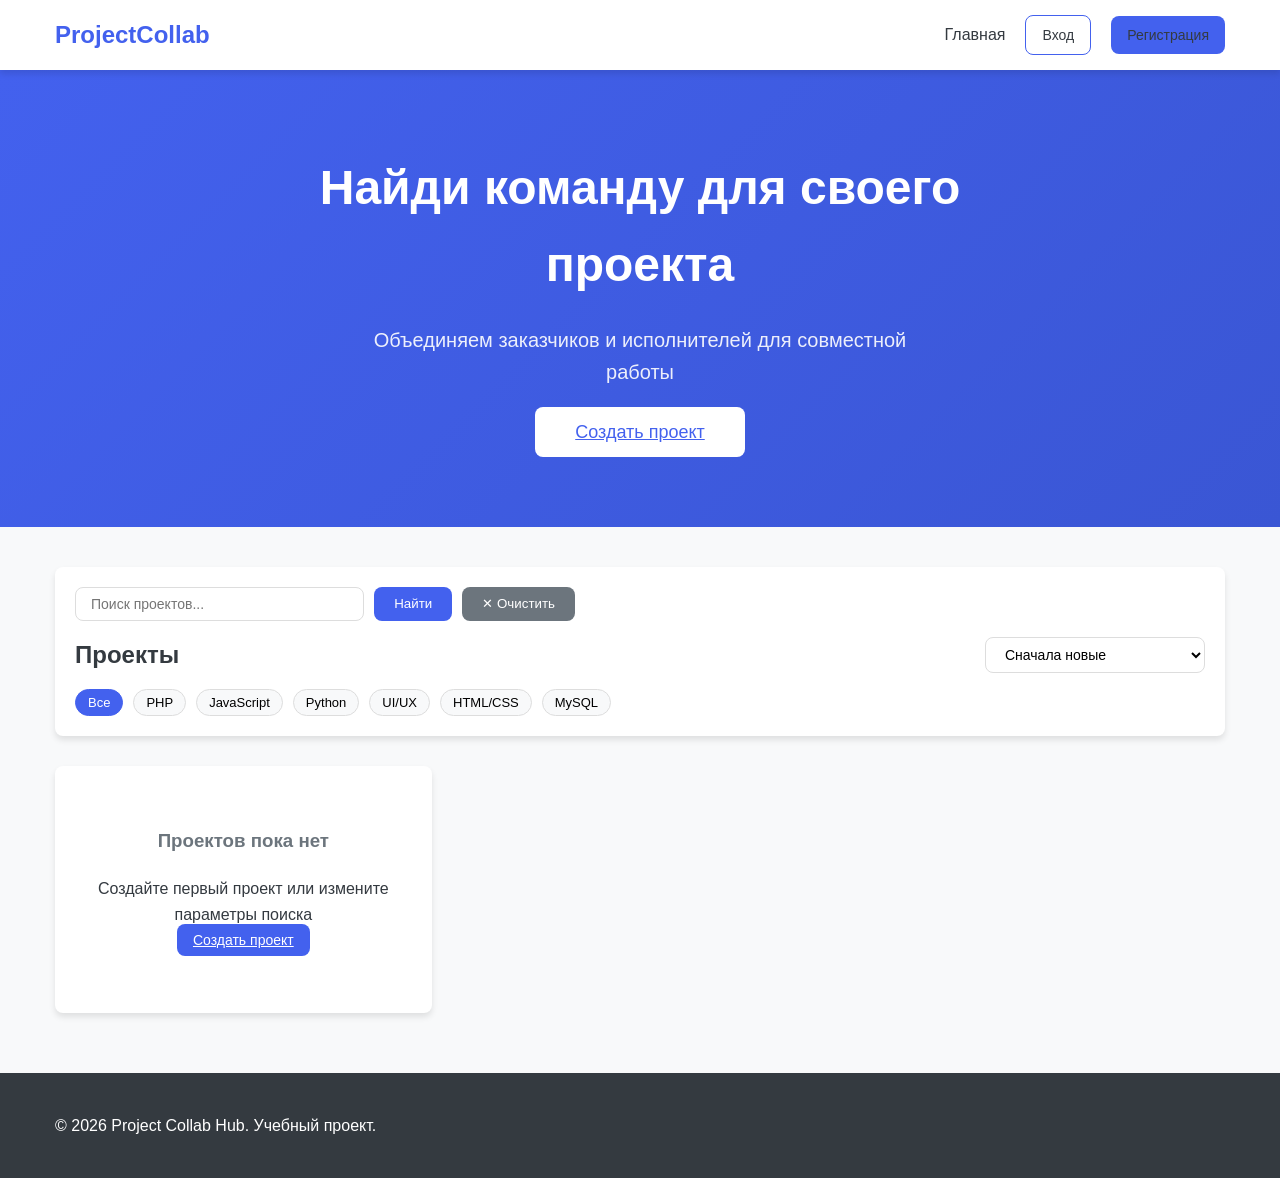
<file: index.html>
<!DOCTYPE html>
<html lang="ru">
<head>
    <meta charset="UTF-8">
    <meta name="viewport" content="width=device-width, initial-scale=1.0">
    <meta name="description" content="Project Collab Hub - платформа для поиска команды и совместной работы над проектами">
    <meta http-equiv="Content-Security-Policy" content="upgrade-insecure-requests">
    <title>Project Collab Hub - Главная</title>
    <link rel="stylesheet" href="css/style.css">
    <style>
        .hero {
            background: linear-gradient(135deg, var(--primary) 0%, var(--primary-dark) 100%);
            color: white;
            padding: 80px 0;
            margin-bottom: 40px;
            text-align: center;
        }

        .hero h1 {
            font-size: 48px;
            margin-bottom: 20px;
            max-width: 800px;
            margin-left: auto;
            margin-right: auto;
        }

        .hero p {
            font-size: 20px;
            margin-bottom: 30px;
            opacity: 0.9;
            max-width: 600px;
            margin-left: auto;
            margin-right: auto;
        }

        .hero .btn {
            font-size: 18px;
            padding: 15px 40px;
            background: white;
            color: var(--primary);
            border: none;
        }

        .hero .btn:hover {
            background: rgba(255, 255, 255, 0.9);
            transform: translateY(-2px);
        }

        @media (max-width: 768px) {
            .hero {
                padding: 60px 0;
            }
            .hero h1 {
                font-size: 32px;
            }
            .hero p {
                font-size: 18px;
            }
        }

        .loading {
            text-align: center;
            padding: 40px;
            color: var(--secondary);
        }

        .projects-header {
            display: flex;
            justify-content: space-between;
            align-items: center;
            margin-bottom: 20px;
            flex-wrap: wrap;
            gap: 15px;
        }

        .filter-select {
            padding: 8px 15px;
            border: 1px solid #ddd;
            border-radius: var(--border-radius);
            font-size: 14px;
            background: white;
            cursor: pointer;
        }

        .filter-select:focus {
            outline: none;
            border-color: var(--primary);
        }

        .search-box {
            display: flex;
            gap: 10px;
            flex: 1;
            max-width: 500px;
        }

        .search-box input {
            flex: 1;
            padding: 8px 15px;
            border: 1px solid #ddd;
            border-radius: var(--border-radius);
            font-size: 14px;
        }

        .search-box input:focus {
            outline: none;
            border-color: var(--primary);
        }

        .search-box button {
            padding: 8px 20px;
            background: var(--primary);
            color: white;
            border: none;
            border-radius: var(--border-radius);
            cursor: pointer;
        }

        .search-box button:hover {
            background: var(--primary-dark);
        }

        .search-box .clear-btn {
            background: var(--secondary);
        }

        .search-box .clear-btn:hover {
            background: #5a6268;
        }

        .filters-row {
            display: flex;
            gap: 15px;
            align-items: center;
            flex-wrap: wrap;
            margin-bottom: 30px;
            padding: 20px;
            background: white;
            border-radius: var(--border-radius);
            box-shadow: var(--shadow);
        }

        .skill-filters {
            display: flex;
            gap: 10px;
            flex-wrap: wrap;
        }

        .skill-filter-btn {
            padding: 5px 12px;
            background: var(--light);
            border: 1px solid #ddd;
            border-radius: 20px;
            font-size: 13px;
            cursor: pointer;
            transition: all 0.3s;
        }

        .skill-filter-btn:hover {
            background: var(--primary);
            color: white;
            border-color: var(--primary);
        }

        .skill-filter-btn.active {
            background: var(--primary);
            color: white;
            border-color: var(--primary);
        }

        .project-actions {
            display: flex;
            gap: 10px;
            margin-top: 15px;
            flex-wrap: wrap;
        }

        .btn-small {
            padding: 5px 10px;
            font-size: 12px;
        }

        .btn-success {
            background: var(--success);
            color: white;
        }

        .btn-success:hover {
            background: #218838;
        }

        .btn-danger {
            background: var(--danger);
            color: white;
        }

        .btn-danger:hover {
            background: #c82333;
        }

        .empty-state {
            text-align: center;
            padding: 60px 20px;
            background: white;
            border-radius: var(--border-radius);
            box-shadow: var(--shadow);
        }

        .empty-state h3 {
            color: var(--secondary);
            margin-bottom: 20px;
        }

        .project-status-badge {
            display: inline-block;
            padding: 3px 8px;
            border-radius: 4px;
            font-size: 11px;
            font-weight: bold;
            margin-left: 10px;
        }

        .status-open {
            background: #e8f5e9;
            color: #2e7d32;
        }

        .status-progress {
            background: #fff3e0;
            color: #ef6c00;
        }

        .status-done {
            background: #e3f2fd;
            color: #1565c0;
        }

        .project-header {
            display: flex;
            align-items: center;
            justify-content: space-between;
            margin-bottom: 10px;
        }

        /* Модальное окно */
        .modal {
            display: none;
            position: fixed;
            top: 0;
            left: 0;
            width: 100%;
            height: 100%;
            background: rgba(0,0,0,0.5);
            align-items: center;
            justify-content: center;
            z-index: 1000;
        }
        
        .modal.active {
            display: flex;
        }
        
        .modal-content {
            background: white;
            padding: 30px;
            border-radius: var(--border-radius);
            max-width: 500px;
            width: 90%;
            max-height: 80vh;
            overflow-y: auto;
            position: relative;
        }
        
        .modal-close {
            position: absolute;
            top: 15px;
            right: 20px;
            font-size: 28px;
            cursor: pointer;
            color: #666;
        }
        
        .modal-close:hover {
            color: var(--danger);
        }

        .success-message {
            background: #d4edda;
            color: #155724;
            padding: 15px;
            border-radius: var(--border-radius);
            margin: 20px 0;
            text-align: center;
        }

        .error-message {
            background: #f8d7da;
            color: #721c24;
            padding: 15px;
            border-radius: var(--border-radius);
            margin: 20px 0;
            text-align: center;
        }
    </style>
</head>
<body>
    <header class="header">
        <div class="container">
            <a href="index.html" class="logo">ProjectCollab</a>
            <nav class="nav">
                <a href="index.html">Главная</a>
                <a href="#" id="profile-link" style="display: none;">Профиль</a>
                <a href="login.html" id="login-link" class="btn btn-outline">Вход</a>
                <a href="login.html?tab=register" id="register-link" class="btn btn-primary">Регистрация</a>
                <a href="#" id="logout-link" style="display: none;" class="btn btn-outline">Выход</a>
            </nav>
        </div>
    </header>

    <main>
        <section class="hero">
            <div class="container">
                <h1>Найди команду для своего проекта</h1>
                <p>Объединяем заказчиков и исполнителей для совместной работы</p>
                <a href="create-project.html" class="btn btn-primary">Создать проект</a>
            </div>
        </section>

        <section class="container">
            <div class="filters-row">
                <div class="search-box">
                    <input type="text" id="search-input" placeholder="Поиск проектов..." value="">
                    <button onclick="applyFilters()">Найти</button>
                    <button class="clear-btn" onclick="clearSearch()">✕ Очистить</button>
                </div>
                
                <div class="projects-header" style="margin-bottom: 0; width: 100%;">
                    <h2>Проекты</h2>
                    <div style="display: flex; gap: 10px;">
                        <select id="sort-projects" class="filter-select" onchange="applyFilters()">
                            <option value="newest">Сначала новые</option>
                            <option value="budget_asc">Бюджет (по возрастанию)</option>
                            <option value="budget_desc">Бюджет (по убыванию)</option>
                        </select>
                    </div>
                </div>
                
                <div class="skill-filters" id="skill-filters">
                    <button class="skill-filter-btn active" onclick="filterBySkill('')">Все</button>
                    <button class="skill-filter-btn" onclick="filterBySkill('PHP')">PHP</button>
                    <button class="skill-filter-btn" onclick="filterBySkill('JavaScript')">JavaScript</button>
                    <button class="skill-filter-btn" onclick="filterBySkill('Python')">Python</button>
                    <button class="skill-filter-btn" onclick="filterBySkill('UI/UX')">UI/UX</button>
                    <button class="skill-filter-btn" onclick="filterBySkill('HTML/CSS')">HTML/CSS</button>
                    <button class="skill-filter-btn" onclick="filterBySkill('MySQL')">MySQL</button>
                </div>
            </div>

            <div class="projects-grid" id="projects-list">
                <div class="loading">Загрузка проектов...</div>
            </div>
        </section>
    </main>

    <footer class="footer">
        <div class="container">
            <p>&copy; 2026 Project Collab Hub. Учебный проект.</p>
        </div>
    </footer>

    <!-- Модальное окно для отклика -->
    <div id="bid-modal" class="modal">
        <div class="modal-content">
            <span class="modal-close" onclick="closeBidModal()">&times;</span>
            <h2 id="modal-project-title">Откликнуться на проект</h2>
            
            <form id="bid-form">
                <input type="hidden" id="bid-project-id">
                
                <div class="form-group">
                    <label>Ваше предложение (бюджет) ₽</label>
                    <input type="number" id="bid-budget" class="form-control" placeholder="Сколько хотите получить?">
                </div>
                
                <div class="form-group">
                    <label>Сопроводительное письмо</label>
                    <textarea id="bid-letter" class="form-control" rows="4" placeholder="Почему вы подходите для этого проекта?"></textarea>
                </div>
                
                <button type="submit" class="btn btn-primary" style="width: 100%;">Отправить отклик</button>
            </form>
        </div>
    </div>

    <script src="js/api.js"></script>
    <script>
        let currentUser = null;
        let currentSkill = '';
        let currentSearch = '';
        let currentSort = 'newest';

        // Проверка авторизации
        function checkAuth() {
            const token = localStorage.getItem('token');
            const user = JSON.parse(localStorage.getItem('user') || '{}');
            currentUser = user;
            
            if(token) {
                document.getElementById('login-link').style.display = 'none';
                document.getElementById('register-link').style.display = 'none';
                document.getElementById('profile-link').style.display = 'inline';
                document.getElementById('logout-link').style.display = 'inline';
                
                const profileLink = document.getElementById('profile-link');
                profileLink.innerHTML = user.full_name || 'Профиль';
                profileLink.href = 'profile.html';
            } else {
                document.getElementById('login-link').style.display = 'inline';
                document.getElementById('register-link').style.display = 'inline';
                document.getElementById('profile-link').style.display = 'none';
                document.getElementById('logout-link').style.display = 'none';
            }
        }

        // Выход
        document.getElementById('logout-link').addEventListener('click', (e) => {
            e.preventDefault();
            localStorage.removeItem('token');
            localStorage.removeItem('user');
            window.location.reload();
        });

        // Очистка поиска
        function clearSearch() {
            document.getElementById('search-input').value = '';
            currentSearch = '';
            document.getElementById('sort-projects').value = 'newest';
            currentSort = 'newest';
            
            document.querySelectorAll('.skill-filter-btn').forEach(btn => {
                btn.classList.remove('active');
            });
            document.querySelector('.skill-filter-btn:first-child').classList.add('active');
            currentSkill = '';
            
            loadProjects();
        }

        // Применить все фильтры
        function applyFilters() {
            currentSearch = document.getElementById('search-input').value;
            currentSort = document.getElementById('sort-projects').value;
            loadProjects();
        }

        // Фильтр по навыку
        function filterBySkill(skill) {
            currentSkill = skill;
            
            document.querySelectorAll('.skill-filter-btn').forEach(btn => {
                btn.classList.remove('active');
            });
            event.target.classList.add('active');
            
            loadProjects();
        }

        // Открыть модальное окно для отклика
        window.bidOnProject = (projectId, projectTitle) => {
            const token = localStorage.getItem('token');
            const user = JSON.parse(localStorage.getItem('user') || '{}');
            
            if(!token) {
                alert('Чтобы откликнуться, нужно войти в систему');
                window.location.href = 'login.html';
                return;
            }
            
            if(user.role_id != 2) {
                alert('Только исполнители могут откликаться на проекты');
                return;
            }
            
            document.getElementById('bid-project-id').value = projectId;
            document.getElementById('modal-project-title').textContent = `Отклик на проект: ${projectTitle}`;
            document.getElementById('bid-modal').classList.add('active');
        };

        // Закрыть модальное окно
        window.closeBidModal = () => {
            document.getElementById('bid-modal').classList.remove('active');
            document.getElementById('bid-form').reset();
        };

        // Отправка отклика
        document.getElementById('bid-form').addEventListener('submit', async (e) => {
            e.preventDefault();
            
            const projectId = document.getElementById('bid-project-id').value;
            const budget = document.getElementById('bid-budget').value;
            const letter = document.getElementById('bid-letter').value;
            
            const result = await api.bidOnProject(projectId, budget, letter);
            
            if(result.status === 'success') {
                alert('Отклик успешно отправлен!');
                closeBidModal();
            } else {
                alert('Ошибка: ' + (result.message || 'Не удалось отправить отклик'));
            }
        });

        // Закрытие модального окна по клику вне его
        window.onclick = (e) => {
            const modal = document.getElementById('bid-modal');
            if(e.target === modal) {
                closeBidModal();
            }
        };

        // Загрузка проектов
        async function loadProjects() {
            const projectsList = document.getElementById('projects-list');
            projectsList.innerHTML = '<div class="loading">Загрузка проектов...</div>';
            
            try {
                const result = await api.getProjects(1, 12, currentSkill, currentSearch, currentSort);
                
                if(result.status === 'success' && result.data.length > 0) {
                    projectsList.innerHTML = result.data.map(project => {
                        const isOwner = currentUser && project.client_id === currentUser.id;
                        const canBid = !isOwner && project.status_id == 2 && currentUser && currentUser.role_id == 2;
                        
                        // ПРИНУДИТЕЛЬНАЯ ОТЛАДКА
                        console.log('Проект ID:', project.id);
                        console.log('- isOwner:', isOwner, '(currentUser.id:', currentUser?.id, 'project.client_id:', project.client_id, ')');
                        console.log('- status_id:', project.status_id, '=== 2?', project.status_id === 2);
                        console.log('- role_id:', currentUser?.role_id, '=== 2?', currentUser?.role_id === 2);
                        console.log('- canBid ИТОГО:', canBid);
                        
                        return `
                        <div class="project-card" data-project-id="${project.id}">
                            <div class="project-header">
                                <h3 class="project-title">${project.title}</h3>
                                <span class="project-status-badge status-open">Открыт</span>
                            </div>
                            <p>${project.description.substring(0, 100)}${project.description.length > 100 ? '...' : ''}</p>
                            <p><strong>Бюджет:</strong> ${project.budget ? project.budget + ' ₽' : 'Не указан'}</p>
                            <p><strong>Заказчик:</strong> ${project.client_name}</p>
                            <p><strong>Дата:</strong> ${new Date(project.created_at).toLocaleDateString()}</p>
                            <div class="project-skills">
                                ${project.skills ? project.skills.split(',').map(skill => 
                                    `<span class="skill-tag">${skill}</span>`
                                ).join('') : ''}
                            </div>
                            <div class="project-actions">
                                <button class="btn btn-small btn-primary" onclick="viewProject(${project.id})">Подробнее</button>
                                ${canBid ? `
                                    <button class="btn btn-small btn-success" onclick="bidOnProject(${project.id}, '${project.title.replace(/'/g, "\\'")}')">📋 Откликнуться</button>
                                ` : `
                                    <!-- Кнопка скрыта: canBid = ${canBid} -->
                                `}
                                ${isOwner ? `
                                    <button class="btn btn-small btn-outline" onclick="editProject(${project.id})">✏️ Редактировать</button>
                                    <button class="btn btn-small btn-danger" onclick="deleteProject(${project.id})">🗑️ Удалить</button>
                                ` : ''}
                            </div>
                        </div>
                    `}).join('');
                }  else {
                    projectsList.innerHTML = `
                        <div class="empty-state">
                            <h3>Проектов пока нет</h3>
                            <p>Создайте первый проект или измените параметры поиска</p>
                            <a href="create-project.html" class="btn btn-primary">Создать проект</a>
                        </div>
                    `;
                }
            } catch(error) {
                console.error('Error loading projects:', error);
                projectsList.innerHTML = '<p style="text-align: center; color: var(--danger);">Ошибка загрузки проектов</p>';
            }
        }
        
        // Просмотр проекта
        window.viewProject = (id) => {
            window.location.href = `project.html?id=${id}`;
        };
        
        // Редактирование проекта
        window.editProject = (id) => {
            window.location.href = `edit-project.html?id=${id}`;
        };
        
        // Удаление проекта
        window.deleteProject = async (id) => {
            if(confirm('Вы уверены, что хотите удалить этот проект?')) {
                const result = await api.deleteProject(id);
                if(result.status === 'success') {
                    alert('Проект удален');
                    loadProjects();
                } else {
                    alert('Ошибка при удалении: ' + result.message);
                }
            }
        };
        
        // Поиск при нажатии Enter
        document.getElementById('search-input').addEventListener('keypress', (e) => {
            if(e.key === 'Enter') {
                applyFilters();
            }
        });
        
        // Инициализация
        checkAuth();
        loadProjects();
    </script>
</body>
</html>
</file>
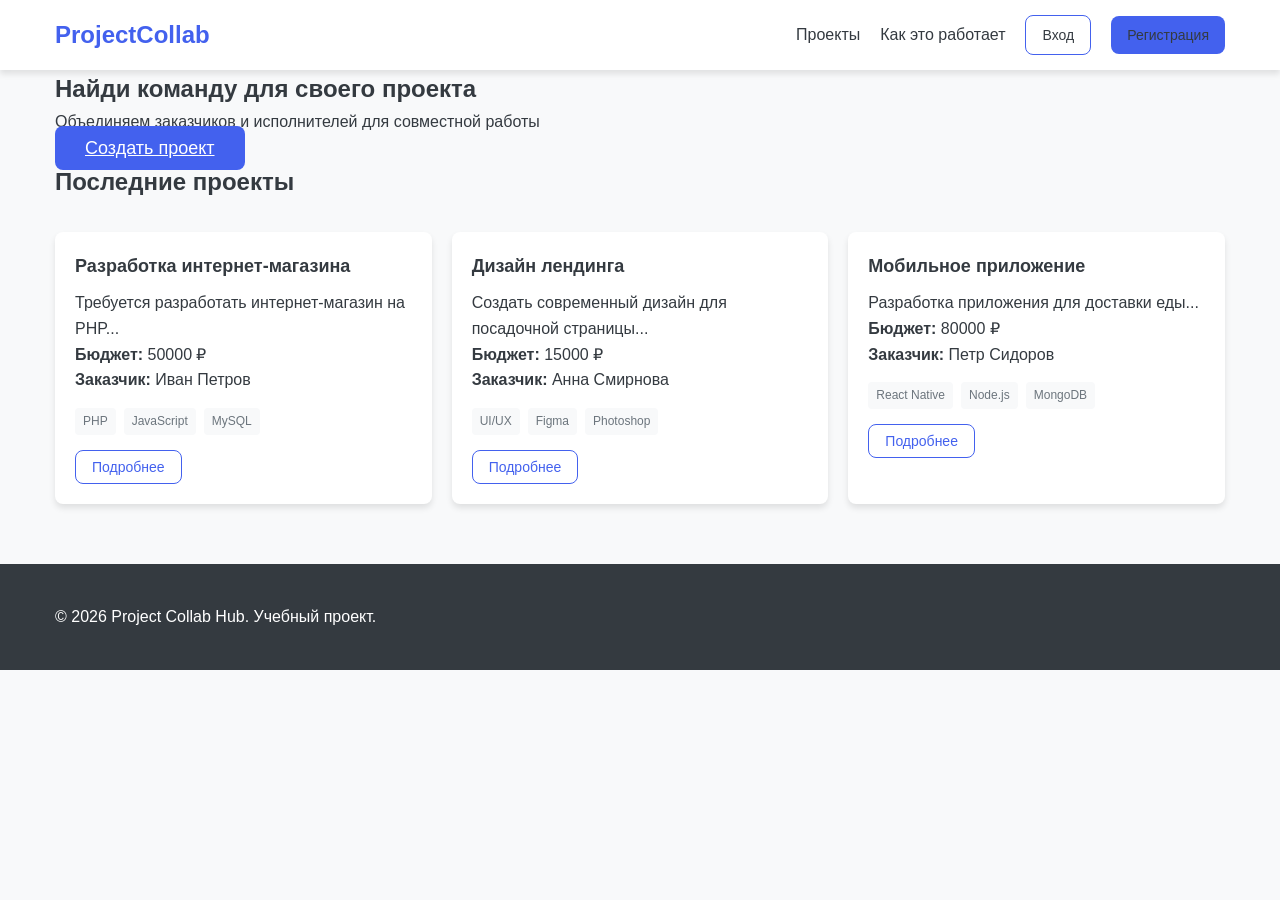
<file: project-collab-frontend/index.html>
<!DOCTYPE html>
<html lang="ru">
<head>
    <meta charset="UTF-8">
    <meta name="viewport" content="width=device-width, initial-scale=1.0">
    <title>Project Collab Hub - Главная</title>
    <link rel="stylesheet" href="css/style.css">
</head>
<body>
    <header class="header">
        <div class="container">
            <a href="index.html" class="logo">ProjectCollab</a>
            <nav class="nav">
                <a href="projects.html">Проекты</a>
                <a href="#">Как это работает</a>
                <a href="login.html" class="btn btn-outline">Вход</a>
                <a href="register.html" class="btn btn-primary">Регистрация</a>
            </nav>
        </div>
    </header>

    <main>
        <section class="hero">
            <div class="container">
                <h1>Найди команду для своего проекта</h1>
                <p>Объединяем заказчиков и исполнителей для совместной работы</p>
                <a href="create-project.html" class="btn btn-primary" style="font-size: 18px; padding: 12px 30px;">Создать проект</a>
            </div>
        </section>

        <section class="container">
            <h2>Последние проекты</h2>
            <div class="projects-grid" id="projects-list">
                <!-- Сюда JS подгрузит проекты -->
            </div>
        </section>
    </main>

    <footer class="footer">
        <div class="container">
            <p>&copy; 2026 Project Collab Hub. Учебный проект.</p>
        </div>
    </footer>

    <script src="js/storage.js"></script>
    <script src="js/projects.js"></script>
</body>
</html>
</file>
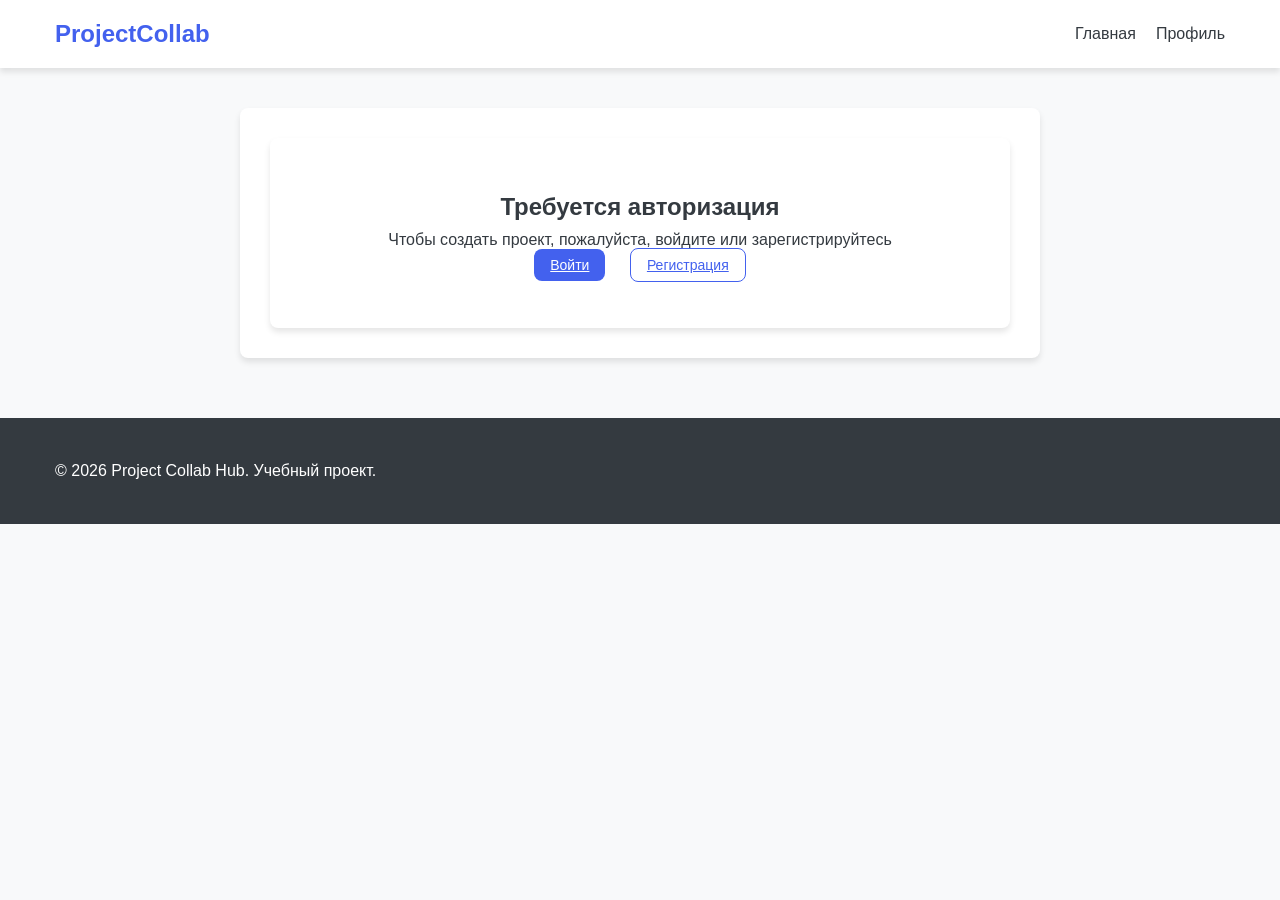
<file: create-project.html>
<!DOCTYPE html>
<html lang="ru">
<head>
    <meta charset="UTF-8">
    <meta name="viewport" content="width=device-width, initial-scale=1.0">
    <meta http-equiv="Content-Security-Policy" content="upgrade-insecure-requests">
    <title>Создание проекта - Project Collab Hub</title>
    <link rel="stylesheet" href="css/style.css">
    <style>
        .create-project-container {
            max-width: 800px;
            margin: 40px auto;
            padding: 30px;
            background: white;
            border-radius: var(--border-radius);
            box-shadow: var(--shadow);
        }
        
        .skills-grid {
            display: grid;
            grid-template-columns: repeat(auto-fill, minmax(150px, 1fr));
            gap: 10px;
            margin: 15px 0;
            padding: 15px;
            background: var(--light);
            border-radius: var(--border-radius);
        }
        
        .skill-checkbox {
            display: flex;
            align-items: center;
            gap: 5px;
        }
        
        .error-message {
            color: var(--danger);
            font-size: 12px;
            margin-top: 5px;
        }
        
        .form-control.error {
            border-color: var(--danger);
        }

        .auth-warning {
            text-align: center;
            padding: 50px;
            background: white;
            border-radius: var(--border-radius);
            box-shadow: var(--shadow);
        }

        .auth-warning .btn {
            margin: 10px;
        }
    </style>
</head>
<body>
    <header class="header">
        <div class="container">
            <a href="index.html" class="logo">ProjectCollab</a>
            <nav class="nav">
                <a href="index.html">Главная</a>
                <a href="profile.html" id="profile-link">Профиль</a>
            </nav>
        </div>
    </header>

    <main>
        <div class="container">
            <div id="create-project-container" class="create-project-container">
                <!-- Сюда будет вставлен контент в зависимости от авторизации -->
            </div>
        </div>
    </main>

    <footer class="footer">
        <div class="container">
            <p>&copy; 2026 Project Collab Hub. Учебный проект.</p>
        </div>
    </footer>

    <script src="js/api.js"></script>
    <script>
        // Проверка авторизации
        function checkAuth() {
            const token = localStorage.getItem('token');
            const container = document.getElementById('create-project-container');
            
            if(!token) {
                container.innerHTML = `
                    <div class="auth-warning">
                        <h2>Требуется авторизация</h2>
                        <p>Чтобы создать проект, пожалуйста, войдите или зарегистрируйтесь</p>
                        <a href="login.html" class="btn btn-primary">Войти</a>
                        <a href="login.html" class="btn btn-outline">Регистрация</a>
                    </div>
                `;
                return false;
            }
            return true;
        }

        // Загрузка формы создания проекта
        async function loadCreateProjectForm() {
            if(!checkAuth()) return;

            const container = document.getElementById('create-project-container');
            
            container.innerHTML = `
                <h1>Создание нового проекта</h1>
                
                <form id="create-project-form">
                    <div class="form-group">
                        <label>Название проекта *</label>
                        <input type="text" id="project-title" class="form-control" placeholder="Например: Разработка интернет-магазина" required>
                        <div id="title-error" class="error-message"></div>
                    </div>

                    <div class="form-group">
                        <label>Описание проекта *</label>
                        <textarea id="project-description" class="form-control" rows="6" placeholder="Подробно опишите, что нужно сделать..." required></textarea>
                        <div id="description-error" class="error-message"></div>
                    </div>

                    <div class="form-group">
                        <label>Бюджет (₽)</label>
                        <input type="number" id="project-budget" class="form-control" placeholder="50000">
                        <div id="budget-error" class="error-message"></div>
                    </div>

                    <div class="form-group">
                        <label>Дедлайн</label>
                        <input type="date" id="project-deadline" class="form-control">
                    </div>

                    <div class="form-group">
                        <label>Требуемые навыки</label>
                        <div class="skills-grid" id="skills-grid">
                            <!-- Навыки подгрузятся через JS -->
                        </div>
                    </div>

                    <div class="form-group">
                        <button type="submit" class="btn btn-primary" style="width: 100%;">Опубликовать проект</button>
                    </div>
                </form>
            `;

            // Загружаем список навыков
            const skills = [
                {id: 1, name: 'PHP'}, {id: 2, name: 'JavaScript'}, {id: 3, name: 'Python'},
                {id: 4, name: 'UI/UX'}, {id: 5, name: 'HTML/CSS'}, {id: 6, name: 'MySQL'},
                {id: 7, name: 'React'}, {id: 8, name: 'Vue.js'}, {id: 9, name: 'Laravel'},
                {id: 10, name: 'WordPress'}
            ];
            
            const skillsGrid = document.getElementById('skills-grid');
            skillsGrid.innerHTML = skills.map(skill => `
                <label class="skill-checkbox">
                    <input type="checkbox" name="skills" value="${skill.id}"> ${skill.name}
                </label>
            `).join('');

            setupValidation();
        }

        // Валидация формы
        function setupValidation() {
            const titleInput = document.getElementById('project-title');
            const descInput = document.getElementById('project-description');
            const budgetInput = document.getElementById('project-budget');

            titleInput.addEventListener('input', function() {
                const error = document.getElementById('title-error');
                if (this.value.length < 5) {
                    error.textContent = 'Название должно быть не менее 5 символов';
                    this.classList.add('error');
                } else {
                    error.textContent = '';
                    this.classList.remove('error');
                }
            });

            descInput.addEventListener('input', function() {
                const error = document.getElementById('description-error');
                if (this.value.length < 20) {
                    error.textContent = 'Описание должно быть не менее 20 символов';
                    this.classList.add('error');
                } else {
                    error.textContent = '';
                    this.classList.remove('error');
                }
            });

            budgetInput.addEventListener('input', function() {
                const error = document.getElementById('budget-error');
                if (this.value && this.value < 1000) {
                    error.textContent = 'Бюджет не может быть менее 1000 ₽';
                    this.classList.add('error');
                } else {
                    error.textContent = '';
                    this.classList.remove('error');
                }
            });

            // Отправка формы
            document.getElementById('create-project-form').addEventListener('submit', async (e) => {
                e.preventDefault();
                
                const selectedSkills = Array.from(document.querySelectorAll('input[name="skills"]:checked'))
                    .map(cb => parseInt(cb.value));
                
                const projectData = {
                    title: document.getElementById('project-title').value,
                    description: document.getElementById('project-description').value,
                    budget: parseFloat(document.getElementById('project-budget').value) || null,
                    deadline: document.getElementById('project-deadline').value || null,
                    skills: selectedSkills
                };
                
                const result = await api.createProject(projectData);
                
                if(result.status === 'success') {
                    alert('Проект успешно создан!');
                    window.location.href = 'index.html';
                } else {
                    alert('Ошибка: ' + (result.message || 'Неизвестная ошибка'));
                }
            });
        }

        // Инициализация
        loadCreateProjectForm();
    </script>
</body>
</html>
</file>
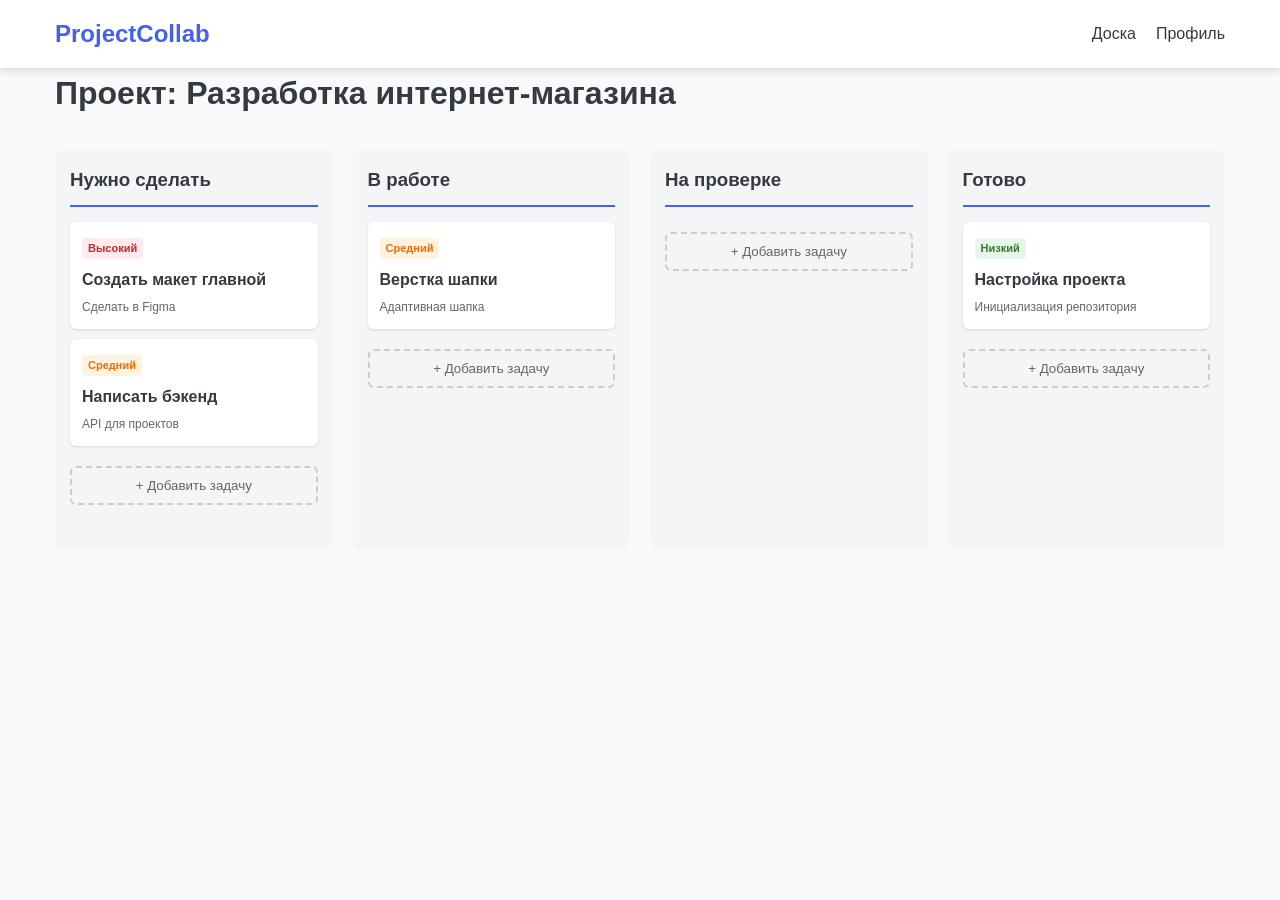
<file: kanban.html>
<!DOCTYPE html>
<html lang="ru">
<head>
    <meta charset="UTF-8">
    <meta name="viewport" content="width=device-width, initial-scale=1.0">
    <meta http-equiv="Content-Security-Policy" content="upgrade-insecure-requests">
    <title>Project Collab - Доска задач</title>
    <link rel="stylesheet" href="css/style.css">
    <style>
        .kanban-board {
            display: grid;
            grid-template-columns: repeat(4, 1fr);
            gap: 20px;
            margin: 30px 0;
        }
        
        .kanban-column {
            background: #f4f5f7;
            border-radius: 8px;
            padding: 15px;
            min-height: 400px;
        }
        
        .kanban-column h3 {
            margin-bottom: 15px;
            padding-bottom: 10px;
            border-bottom: 2px solid var(--primary);
        }
        
        .task-card {
            background: white;
            border-radius: 6px;
            padding: 12px;
            margin-bottom: 10px;
            box-shadow: 0 1px 3px rgba(0,0,0,0.12);
            cursor: grab;
            transition: box-shadow 0.3s;
        }
        
        .task-card:active {
            cursor: grabbing;
            box-shadow: 0 4px 8px rgba(0,0,0,0.2);
        }
        
        .task-card.dragging {
            opacity: 0.5;
        }
        
        .task-priority {
            display: inline-block;
            padding: 2px 6px;
            border-radius: 4px;
            font-size: 11px;
            font-weight: bold;
            margin-bottom: 8px;
        }
        
        .priority-high { background: #ffebee; color: #c62828; }
        .priority-medium { background: #fff3e0; color: #ef6c00; }
        .priority-low { background: #e8f5e9; color: #2e7d32; }
        
        .add-task-btn {
            width: 100%;
            padding: 10px;
            background: transparent;
            border: 2px dashed #ccc;
            border-radius: 6px;
            color: #666;
            cursor: pointer;
            margin-top: 10px;
        }
        
        .add-task-btn:hover {
            background: #e8f0fe;
            border-color: var(--primary);
        }
        
        @media (max-width: 768px) {
            .kanban-board {
                grid-template-columns: 1fr;
            }
        }
    </style>
</head>
<body>
    <header class="header">
        <div class="container">
            <a href="index.html" class="logo">ProjectCollab</a>
            <nav class="nav">
                <a href="kanban.html">Доска</a>
                <a href="profile.html">Профиль</a>
            </nav>
        </div>
    </header>

    <main class="container">
        <h1>Проект: Разработка интернет-магазина</h1>
        
        <div class="kanban-board" id="kanban-board">
            <!-- Колонки будут созданы через JS -->
        </div>
    </main>

    <!-- Модальное окно для создания задачи -->
    <div class="modal" id="task-modal">
        <div class="modal-content">
            <button class="modal-close">&times;</button>
            <h2>Новая задача</h2>
            <form id="task-form">
                <div class="form-group">
                    <label>Название</label>
                    <input type="text" id="task-title" class="form-control" required>
                </div>
                <div class="form-group">
                    <label>Описание</label>
                    <textarea id="task-desc" class="form-control" rows="3"></textarea>
                </div>
                <div class="form-group">
                    <label>Приоритет</label>
                    <select id="task-priority" class="form-control">
                        <option value="low">Низкий</option>
                        <option value="medium" selected>Средний</option>
                        <option value="high">Высокий</option>
                    </select>
                </div>
                <button type="submit" class="btn btn-primary">Создать</button>
            </form>
        </div>
    </div>

    <script src="js/kanban.js"></script>
</body>
</html>
</file>
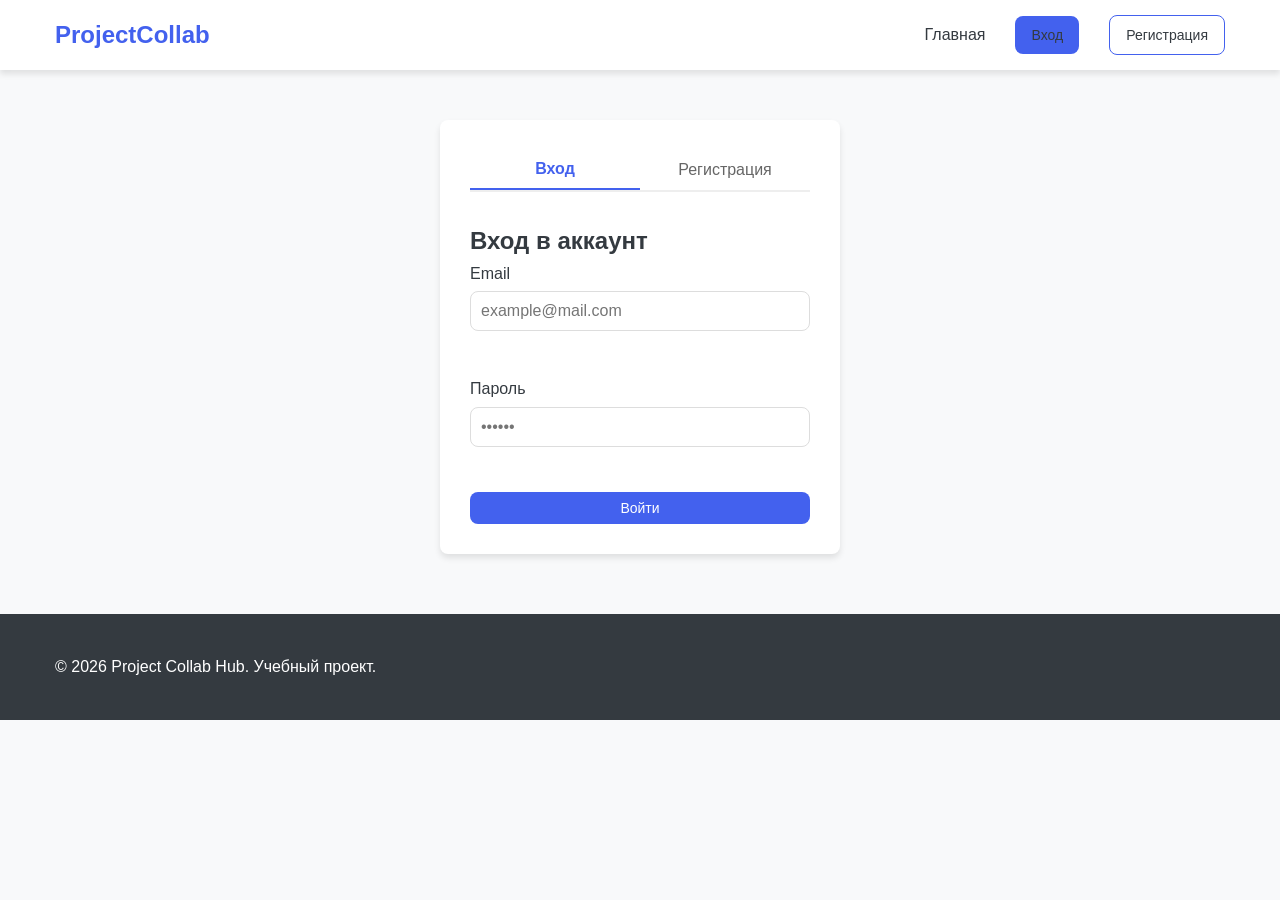
<file: login.html>
<!DOCTYPE html>
<html lang="ru">
<head>
    <meta charset="UTF-8">
    <meta name="viewport" content="width=device-width, initial-scale=1.0">
    <meta http-equiv="Content-Security-Policy" content="upgrade-insecure-requests">
    <title>Вход / Регистрация - Project Collab Hub</title>
    <link rel="stylesheet" href="css/style.css">
    <style>
        .auth-container {
            max-width: 400px;
            margin: 50px auto;
            padding: 30px;
            background: white;
            border-radius: var(--border-radius);
            box-shadow: var(--shadow);
        }
        
        .auth-tabs {
            display: flex;
            margin-bottom: 30px;
            border-bottom: 2px solid #eee;
        }
        
        .auth-tab {
            flex: 1;
            padding: 10px;
            text-align: center;
            cursor: pointer;
            background: none;
            border: none;
            font-size: 16px;
            color: #666;
        }
        
        .auth-tab.active {
            color: var(--primary);
            border-bottom: 2px solid var(--primary);
            font-weight: bold;
        }
        
        .auth-form {
            display: none;
        }
        
        .auth-form.active {
            display: block;
        }
        
        .error-message {
            color: var(--danger);
            font-size: 12px;
            margin-top: 5px;
            min-height: 20px;
        }
        
        .form-control.error {
            border-color: var(--danger);
        }
        
        .role-selector {
            display: flex;
            gap: 20px;
            margin: 15px 0;
        }
        
        .role-option {
            display: flex;
            align-items: center;
            gap: 5px;
        }

        .nav .btn {
            margin-left: 10px;
        }
    </style>
</head>
<body>
    <script>
        // ПРОВЕРКА АВТОРИЗАЦИИ - если уже вошел, отправляем на главную
        const token = localStorage.getItem('token');
        if(token) {
            window.location.href = 'index.html';
        }
    </script>

    <header class="header">
        <div class="container">
            <a href="index.html" class="logo">ProjectCollab</a>
            <nav class="nav">
                <a href="index.html">Главная</a>
                <a href="login.html" class="btn btn-primary">Вход</a>
                <a href="login.html?tab=register" class="btn btn-outline">Регистрация</a>
            </nav>
        </div>
    </header>

    <main>
        <div class="container">
            <div class="auth-container">
                <div class="auth-tabs">
                    <button class="auth-tab active" onclick="switchTab('login')">Вход</button>
                    <button class="auth-tab" onclick="switchTab('register')">Регистрация</button>
                </div>

                <!-- Форма входа -->
                <form id="login-form" class="auth-form active">
                    <h2>Вход в аккаунт</h2>
                    
                    <div class="form-group">
                        <label>Email</label>
                        <input type="email" id="login-email" class="form-control" placeholder="example@mail.com" required>
                        <div id="login-email-error" class="error-message"></div>
                    </div>

                    <div class="form-group">
                        <label>Пароль</label>
                        <input type="password" id="login-password" class="form-control" placeholder="••••••" required>
                        <div id="login-password-error" class="error-message"></div>
                    </div>

                    <button type="submit" class="btn btn-primary" style="width: 100%;">Войти</button>
                </form>

                <!-- Форма регистрации -->
                <form id="register-form" class="auth-form">
                    <h2>Создать аккаунт</h2>

                    <div class="form-group">
                        <label>Полное имя</label>
                        <input type="text" id="register-name" class="form-control" placeholder="Иван Петров" required>
                        <div id="register-name-error" class="error-message"></div>
                    </div>

                    <div class="form-group">
                        <label>Email</label>
                        <input type="email" id="register-email" class="form-control" placeholder="example@mail.com" required>
                        <div id="register-email-error" class="error-message"></div>
                    </div>

                    <div class="form-group">
                        <label>Пароль</label>
                        <input type="password" id="register-password" class="form-control" placeholder="••••••" required>
                        <div id="register-password-error" class="error-message"></div>
                    </div>

                    <div class="form-group">
                        <label>Подтверждение пароля</label>
                        <input type="password" id="register-confirm" class="form-control" placeholder="••••••" required>
                        <div id="register-confirm-error" class="error-message"></div>
                    </div>

                    <div class="form-group">
                        <label>Выберите роль</label>
                        <div class="role-selector">
                            <label class="role-option">
                                <input type="radio" name="role" value="client" checked> Заказчик
                            </label>
                            <label class="role-option">
                                <input type="radio" name="role" value="developer"> Исполнитель
                            </label>
                        </div>
                    </div>

                    <button type="submit" class="btn btn-primary" style="width: 100%;">Зарегистрироваться</button>
                </form>
            </div>
        </div>
    </main>

    <footer class="footer">
        <div class="container">
            <p>&copy; 2026 Project Collab Hub. Учебный проект.</p>
        </div>
    </footer>

    <script src="js/api.js"></script>
    <script>
        // Переключение между вкладками
        function switchTab(tab) {
            document.querySelectorAll('.auth-tab').forEach(t => t.classList.remove('active'));
            document.querySelectorAll('.auth-form').forEach(f => f.classList.remove('active'));
            
            if (tab === 'login') {
                document.querySelectorAll('.auth-tab')[0].classList.add('active');
                document.getElementById('login-form').classList.add('active');
            } else {
                document.querySelectorAll('.auth-tab')[1].classList.add('active');
                document.getElementById('register-form').classList.add('active');
            }
        }

        // Открытие нужной вкладки по параметру в URL
        const urlParams = new URLSearchParams(window.location.search);
        if(urlParams.get('tab') === 'register') {
            switchTab('register');
        }

        // Обработка входа
        document.getElementById('login-form').addEventListener('submit', async (e) => {
            e.preventDefault();
            
            const email = document.getElementById('login-email').value;
            const password = document.getElementById('login-password').value;
            
            const result = await api.login(email, password);
            
            if(result.status === 'success') {
                alert('Вход выполнен!');
                window.location.href = 'index.html';
            } else {
                alert('Ошибка: ' + result.message);
            }
        });

        // Обработка регистрации
        document.getElementById('register-form').addEventListener('submit', async (e) => {
            e.preventDefault();
            
            const password = document.getElementById('register-password').value;
            const confirm = document.getElementById('register-confirm').value;
            
            if(password !== confirm) {
                alert('Пароли не совпадают');
                return;
            }
            
            const userData = {
                email: document.getElementById('register-email').value,
                password: password,
                full_name: document.getElementById('register-name').value,
                role_id: document.querySelector('input[name="role"]:checked').value === 'client' ? 1 : 2
            };
            
            const result = await api.register(userData);
            
            if(result.status === 'success') {
                alert('Регистрация успешна! Теперь войдите.');
                switchTab('login');
                // Очищаем форму регистрации
                document.getElementById('register-form').reset();
            } else {
                alert('Ошибка: ' + result.message);
            }
        });

        // Валидация в реальном времени
        document.getElementById('register-email').addEventListener('input', function() {
            const error = document.getElementById('register-email-error');
            if (!this.value.includes('@')) {
                error.textContent = 'Введите корректный email';
                this.classList.add('error');
            } else {
                error.textContent = '';
                this.classList.remove('error');
            }
        });

        document.getElementById('register-password').addEventListener('input', function() {
            const error = document.getElementById('register-password-error');
            if (this.value.length < 6) {
                error.textContent = 'Пароль должен быть не менее 6 символов';
                this.classList.add('error');
            } else {
                error.textContent = '';
                this.classList.remove('error');
            }
        });

        document.getElementById('register-confirm').addEventListener('input', function() {
            const password = document.getElementById('register-password').value;
            const error = document.getElementById('register-confirm-error');
            if (this.value !== password) {
                error.textContent = 'Пароли не совпадают';
                this.classList.add('error');
            } else {
                error.textContent = '';
                this.classList.remove('error');
            }
        });
    </script>
</body>
</html>
</file>
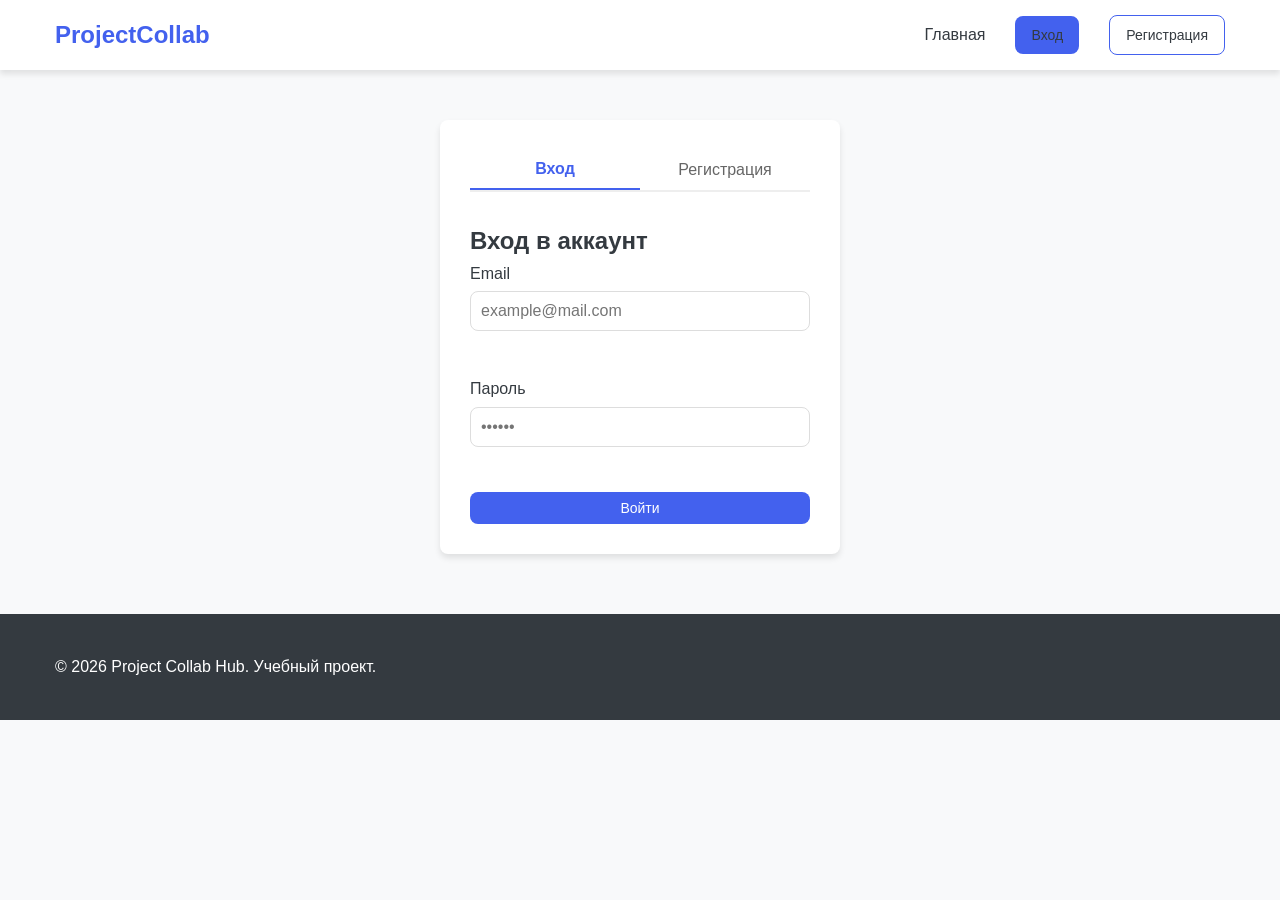
<file: profile.html>
<!DOCTYPE html>
<html lang="ru">
<head>
    <meta charset="UTF-8">
    <meta name="viewport" content="width=device-width, initial-scale=1.0">
    <meta http-equiv="Content-Security-Policy" content="upgrade-insecure-requests">
    <title>Личный кабинет - Project Collab Hub</title>
    <link rel="stylesheet" href="css/style.css">
    <style>
        .profile-container {
            display: grid;
            grid-template-columns: 300px 1fr;
            gap: 30px;
            margin: 40px 0;
        }
        
        .profile-sidebar {
            background: white;
            border-radius: var(--border-radius);
            padding: 20px;
            box-shadow: var(--shadow);
        }
        
        .profile-avatar {
            width: 150px;
            height: 150px;
            border-radius: 50%;
            background: var(--light);
            margin: 0 auto 20px;
            display: flex;
            align-items: center;
            justify-content: center;
            font-size: 48px;
            color: var(--secondary);
        }
        
        .profile-menu {
            list-style: none;
            margin-top: 20px;
        }
        
        .profile-menu li {
            margin-bottom: 10px;
        }
        
        .profile-menu a {
            display: block;
            padding: 10px;
            text-decoration: none;
            color: var(--dark);
            border-radius: var(--border-radius);
            transition: background 0.3s;
            cursor: pointer;
        }
        
        .profile-menu a:hover,
        .profile-menu a.active {
            background: var(--light);
            color: var(--primary);
        }
        
        .profile-content {
            background: white;
            border-radius: var(--border-radius);
            padding: 30px;
            box-shadow: var(--shadow);
        }
        
        .profile-section {
            display: none;
        }
        
        .profile-section.active {
            display: block;
        }
        
        .projects-list, .bids-list {
            display: grid;
            gap: 15px;
            margin-top: 20px;
        }
        
        .project-card, .bid-card {
            border: 1px solid #eee;
            border-radius: var(--border-radius);
            padding: 15px;
        }
        
        .project-header {
            display: flex;
            justify-content: space-between;
            align-items: center;
            margin-bottom: 10px;
        }
        
        .project-status {
            display: inline-block;
            padding: 3px 8px;
            border-radius: 4px;
            font-size: 12px;
            font-weight: bold;
        }
        
        .status-open { background: #e8f5e9; color: #2e7d32; }
        .status-progress { background: #fff3e0; color: #ef6c00; }
        .status-done { background: #e3f2fd; color: #1565c0; }
        
        .stats-grid {
            display: grid;
            grid-template-columns: repeat(3, 1fr);
            gap: 15px;
            margin: 30px 0;
        }
        
        .stat-card {
            text-align: center;
            padding: 20px;
            background: var(--light);
            border-radius: var(--border-radius);
        }
        
        .stat-number {
            font-size: 32px;
            font-weight: bold;
            color: var(--primary);
        }
        
        .stat-label {
            color: var(--secondary);
            margin-top: 5px;
        }

        .logout-btn {
            margin-top: 20px;
            width: 100%;
        }

        .bid-actions {
            display: flex;
            gap: 10px;
            margin-top: 10px;
        }

        .btn-small {
            padding: 5px 10px;
            font-size: 12px;
        }

        .filter-section {
            display: flex;
            gap: 10px;
            margin-bottom: 20px;
        }

        .filter-select {
            padding: 8px;
            border: 1px solid #ddd;
            border-radius: var(--border-radius);
        }

        .btn-info {
            background: #17a2b8;
            color: white;
        }

        .btn-info:hover {
            background: #138496;
        }

        .status-cancelled {
            background: #e2e3e5;
            color: #383d41;
        }
    </style>
</head>
<body>
    <header class="header">
        <div class="container">
            <a href="index.html" class="logo">ProjectCollab</a>
            <nav class="nav">
                <a href="index.html">Главная</a>
                <a href="profile.html" id="profile-link" class="btn btn-primary">Профиль</a>
                <a href="#" id="logout-link" class="btn btn-outline">Выйти</a>
            </nav>
        </div>
    </header>

    <main>
        <div class="container">
            <div id="profile-container">
                <!-- Контент загружается через JS -->
            </div>
        </div>
    </main>

    <footer class="footer">
        <div class="container">
            <p>&copy; 2026 Project Collab Hub. Учебный проект.</p>
        </div>
    </footer>

    <script src="js/api.js"></script>
    <script>
        // Проверка авторизации
        function checkAuth() {
            const token = localStorage.getItem('token');
            if(!token) {
                window.location.href = 'login.html';
                return false;
            }
            return true;
        }

        // Выход
        document.getElementById('logout-link').addEventListener('click', (e) => {
            e.preventDefault();
            localStorage.removeItem('token');
            localStorage.removeItem('user');
            window.location.href = 'index.html';
        });

        // Основная загрузка профиля
        async function loadProfile() {
            if(!checkAuth()) return;

            const user = JSON.parse(localStorage.getItem('user') || '{}');
            const container = document.getElementById('profile-container');
            
            container.innerHTML = `
                <div class="profile-container">
                    <div class="profile-sidebar">
                        <div class="profile-avatar">👤</div>
                        <h2 id="profile-name">${user.full_name || 'Пользователь'}</h2>
                        <p id="profile-role">${user.role_id === 1 ? 'Заказчик' : 'Исполнитель'}</p>
                        
                        <ul class="profile-menu">
                            <li><a onclick="showSection('overview')" class="active">Обзор</a></li>
                            <li><a onclick="showSection('projects')">Мои проекты</a></li>
                            <li><a onclick="showSection('bids')">Мои отклики</a></li>
                            <li><a onclick="showSection('tasks')">Мои задачи</a></li>
                            <li><a onclick="showSection('settings')">Настройки</a></li>
                        </ul>
                    </div>

                    <div class="profile-content">
                        <div id="section-overview" class="profile-section active">
                            <h2>Добро пожаловать, ${user.full_name || 'Пользователь'}!</h2>
                            <div class="stats-grid" id="stats-grid">
                                <div class="stat-card">
                                    <div class="stat-number" id="stat-projects">0</div>
                                    <div class="stat-label">Проектов</div>
                                </div>
                                <div class="stat-card">
                                    <div class="stat-number" id="stat-bids">0</div>
                                    <div class="stat-label">Откликов</div>
                                </div>
                                <div class="stat-card">
                                    <div class="stat-number" id="stat-tasks">0</div>
                                    <div class="stat-label">Задач</div>
                                </div>
                            </div>
                        </div>

                        <div id="section-projects" class="profile-section">
                            <h2>Мои проекты</h2>
                            ${user.role_id === 1 ? '<button class="btn btn-primary" onclick="location.href=\'create-project.html\'">+ Создать проект</button>' : ''}
                            <div class="projects-list" id="my-projects-list">
                                Загрузка проектов...
                            </div>
                        </div>

                        <div id="section-bids" class="profile-section">
                            <h2>Мои отклики</h2>
                            <div class="filter-section">
                                <select class="filter-select" id="bid-filter" onchange="loadBids()">
                                    <option value="all">Все отклики</option>
                                    <option value="pending">Ожидают</option>
                                    <option value="accepted">Принятые</option>
                                    <option value="rejected">Отклоненные</option>
                                </select>
                            </div>
                            <div class="bids-list" id="my-bids-list">
                                Загрузка откликов...
                            </div>
                        </div>

                        <div id="section-tasks" class="profile-section">
                            <h2>Мои задачи</h2>
                            <div class="filter-section">
                                <select class="filter-select" id="task-filter" onchange="loadTasks()">
                                    <option value="all">Все задачи</option>
                                    <option value="todo">К выполнению</option>
                                    <option value="in_progress">В работе</option>
                                    <option value="done">Выполненные</option>
                                </select>
                            </div>
                            <div class="tasks-list" id="my-tasks-list">
                                Загрузка задач...
                            </div>
                        </div>

                        <div id="section-settings" class="profile-section">
                            <h2>Настройки профиля</h2>
                            <form id="profile-settings-form">
                                <div class="form-group">
                                    <label>Полное имя</label>
                                    <input type="text" id="settings-name" class="form-control" value="${user.full_name || ''}">
                                </div>
                                
                                <div class="form-group">
                                    <label>Email</label>
                                    <input type="email" id="settings-email" class="form-control" value="${user.email || ''}">
                                </div>
                                
                                <div class="form-group">
                                    <label>О себе</label>
                                    <textarea id="settings-bio" class="form-control" rows="4"></textarea>
                                </div>
                                
                                <button type="submit" class="btn btn-primary">Сохранить изменения</button>
                            </form>
                        </div>
                    </div>
                </div>
            `;

            // Загружаем все данные
            await Promise.all([
                loadStats(),
                loadUserProjects(),
                loadBids(),
                loadTasks()
            ]);
        }

        // Переключение между разделами
        function showSection(section) {
            document.querySelectorAll('.profile-section').forEach(s => s.classList.remove('active'));
            document.getElementById(`section-${section}`).classList.add('active');
            
            document.querySelectorAll('.profile-menu a').forEach(a => a.classList.remove('active'));
            event.target.classList.add('active');
        }

        // Загрузка статистики
        async function loadStats() {
            const user = JSON.parse(localStorage.getItem('user') || '{}');
            const token = localStorage.getItem('token');
            
            try {
                // Получаем проекты пользователя
                const projectsResult = await api.getUserProjects();
                const projects = projectsResult.status === 'success' ? projectsResult.data : [];
                
                // Получаем отклики
                const bidsResult = await api.getUserBids();
                const bids = bidsResult.status === 'success' ? bidsResult.data : [];
                
                // Получаем задачи
                const tasksResult = await api.getUserTasks();
                const tasks = tasksResult.status === 'success' ? tasksResult.data : [];
                
                document.getElementById('stat-projects').textContent = projects.length;
                document.getElementById('stat-bids').textContent = bids.length;
                document.getElementById('stat-tasks').textContent = tasks.length;
            } catch(error) {
                console.error('Error loading stats:', error);
            }
        }

        // Загрузка проектов пользователя
        async function loadUserProjects() {
            const projectsList = document.getElementById('my-projects-list');
            if(!projectsList) return;
            
            projectsList.innerHTML = 'Загрузка проектов...';
            
            try {
                const result = await api.getUserProjects();
                
                if(result.status === 'success' && result.data.length > 0) {
                    projectsList.innerHTML = result.data.map(project => `
                        <div class="project-card" data-project-id="${project.id}">
                            <div class="project-header">
                                <h3>${project.title}</h3>
                                <span class="project-status-badge ${project.is_deleted == 1 ? 'status-cancelled' : 'status-open'}">
                                    ${project.is_deleted == 1 ? 'Удален' : 'Активен'}
                                </span>
                            </div>
                            <p>${project.description.substring(0, 100)}...</p>
                            <p><strong>Бюджет:</strong> ${project.budget ? project.budget + ' ₽' : 'Не указан'}</p>
                            <div style="display: flex; gap: 10px; margin-top: 15px;">
                                <button class="btn btn-small btn-primary" onclick="viewProject(${project.id})">Просмотр</button>
                                ${project.is_deleted == 1 ? '' : `
                                    <button class="btn btn-small btn-outline" onclick="editProject(${project.id})">✏️ Редактировать</button>
                                    <button class="btn btn-small btn-danger" onclick="deleteProject(${project.id})">🗑️ Удалить</button>
                                `}
                                <button class="btn btn-small btn-info" onclick="viewProjectBids(${project.id})">📋 Отклики (${project.bids_count || 0})</button>
                            </div>
                        </div>
                    `).join('');
                } else {
                    projectsList.innerHTML = '<p>У вас пока нет проектов</p>';
                }
            } catch(error) {
                console.error('Error loading projects:', error);
                projectsList.innerHTML = '<p>Ошибка загрузки проектов</p>';
            }
        }

        // Функция для удаления проекта
        window.deleteProject = async (id) => {
            if(confirm('Вы уверены, что хотите удалить этот проект?')) {
                const result = await api.deleteProject(id);
                if(result.status === 'success') {
                    alert('Проект удален');
                    loadUserProjects(); // Перезагружаем список проектов
                    loadStats(); // Обновляем статистику
                } else {
                    alert('Ошибка: ' + (result.message || 'Не удалось удалить проект'));
                }
            }
        };

        // Просмотр откликов на проект
        window.viewProjectBids = (id) => {
            window.location.href = `project.html?id=${id}`;
        };

        // Загрузка откликов
        async function loadBids() {
            const bidsList = document.getElementById('my-bids-list');
            if (!bidsList) return;
            
            bidsList.innerHTML = 'Загрузка откликов...';
            
            try {
                const filter = document.getElementById('bid-filter')?.value || 'all';
                const result = await api.getUserBids(filter);
                
                if(result.status === 'success' && result.data && result.data.length > 0) {
                    bidsList.innerHTML = result.data.map(bid => {
                        // Определяем статус
                        let statusClass = 'status-pending';
                        let statusText = 'Ожидает';
                        
                        if(bid.status_name === 'accepted' || bid.status_id == 2) {
                            statusClass = 'status-accepted';
                            statusText = 'Принят';
                        } else if(bid.status_name === 'rejected' || bid.status_id == 3) {
                            statusClass = 'status-rejected';
                            statusText = 'Отклонен';
                        }
                        
                        // Безопасное отображение данных
                        const projectTitle = bid.project_title || 'Проект';
                        const proposedBudget = bid.proposed_budget ? bid.proposed_budget + ' ₽' : 'Не указано';
                        const coverLetter = bid.cover_letter || '';
                        const createdDate = bid.created_at ? new Date(bid.created_at).toLocaleDateString() : 'Дата неизвестна';
                        
                        return `
                            <div class="bid-card">
                                <div class="project-header">
                                    <h3>${projectTitle}</h3>
                                    <span class="project-status-badge ${statusClass}">${statusText}</span>
                                </div>
                                <p><strong>Ваше предложение:</strong> ${proposedBudget}</p>
                                ${coverLetter ? `<p><strong>Письмо:</strong> ${coverLetter}</p>` : ''}
                                <p><small>Отправлено: ${createdDate}</small></p>
                            </div>
                        `;
                    }).join('');
                } else {
                    bidsList.innerHTML = '<p>У вас пока нет откликов</p>';
                }
            } catch(error) {
                console.error('Ошибка загрузки откликов:', error);
                bidsList.innerHTML = '<p style="color: var(--danger);">Ошибка загрузки откликов</p>';
            }
        }

        // Загрузка задач
        async function loadTasks() {
            try {
                const filter = document.getElementById('task-filter')?.value || 'all';
                const result = await api.getUserTasks(filter);
                const tasksList = document.getElementById('my-tasks-list');
                
                if(result.status === 'success' && result.data.length > 0) {
                    tasksList.innerHTML = result.data.map(task => `
                        <div class="project-card">
                            <div class="project-header">
                                <h3>${task.title}</h3>
                                <span class="project-status status-${task.status}">${task.status_text}</span>
                            </div>
                            <p><strong>Проект:</strong> ${task.project_title}</p>
                            <p>${task.description || ''}</p>
                            <div style="margin-top: 10px;">
                                <button class="btn btn-small btn-outline" onclick="updateTaskStatus(${task.id}, '${task.status}')">Изменить статус</button>
                            </div>
                        </div>
                    `).join('');
                } else {
                    tasksList.innerHTML = '<p>У вас пока нет задач</p>';
                }
            } catch(error) {
                console.error('Error loading tasks:', error);
            }
        }

        function getStatusClass(statusId) {
            const map = {1: 'open', 2: 'open', 3: 'progress', 4: 'done'};
            return map[statusId] || 'open';
        }

        function getStatusText(statusId) {
            const map = {1: 'На модерации', 2: 'Открыт', 3: 'В работе', 4: 'Завершен'};
            return map[statusId] || 'Неизвестно';
        }

        function viewProject(id) {
            window.location.href = `project.html?id=${id}`;
        }

        function viewBids(projectId) {
            showSection('bids');
            loadBids(projectId);
        }

        // Инициализация
        loadProfile();
    </script>
</body>
</html>
</file>
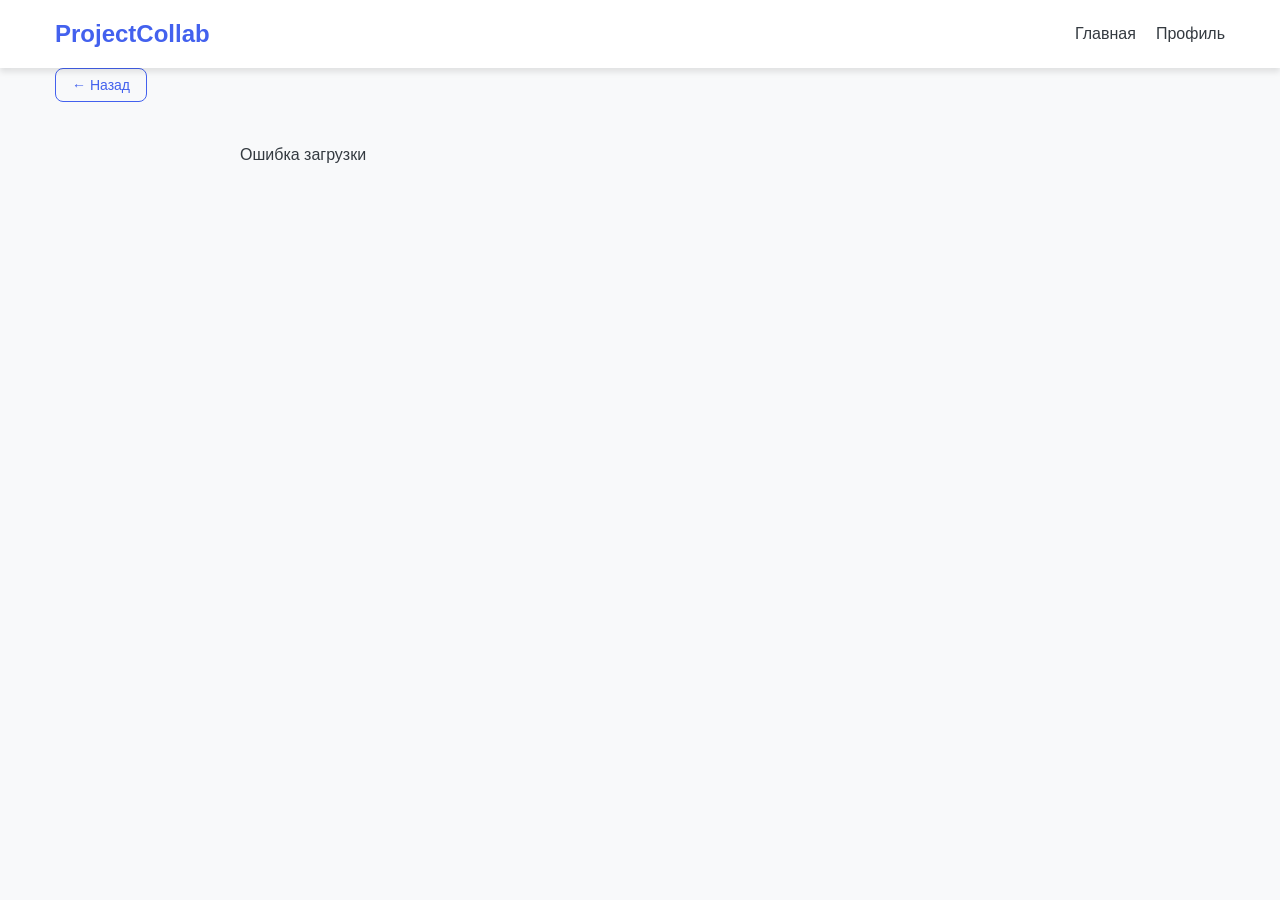
<file: project-bids.html>
<!DOCTYPE html>
<html lang="ru">
<head>
    <meta charset="UTF-8">
    <meta http-equiv="Content-Security-Policy" content="upgrade-insecure-requests">
    <title>Отклики на проект</title>
    <link rel="stylesheet" href="css/style.css">
    <style>
        .bids-container {
            max-width: 800px;
            margin: 40px auto;
        }
        
        .bid-card {
            background: white;
            border-radius: var(--border-radius);
            padding: 20px;
            margin-bottom: 15px;
            box-shadow: var(--shadow);
        }
        
        .bid-header {
            display: flex;
            justify-content: space-between;
            align-items: center;
            margin-bottom: 10px;
        }
        
        .bid-status {
            padding: 3px 8px;
            border-radius: 4px;
            font-size: 12px;
        }
        
        .status-pending {
            background: #fff3cd;
            color: #856404;
        }
        
        .status-accepted {
            background: #d4edda;
            color: #155724;
        }
        
        .status-rejected {
            background: #f8d7da;
            color: #721c24;
        }
        
        .bid-actions {
            display: flex;
            gap: 10px;
            margin-top: 15px;
        }
    </style>
</head>
<body>
    <header class="header">
        <div class="container">
            <a href="index.html" class="logo">ProjectCollab</a>
            <nav class="nav">
                <a href="index.html">Главная</a>
                <a href="profile.html">Профиль</a>
            </nav>
        </div>
    </header>

    <main>
        <div class="container">
            <div class="back-button">
                <button class="btn btn-outline" onclick="history.back()">← Назад</button>
            </div>
            
            <div class="bids-container" id="bids-container">
                Загрузка...
            </div>
        </div>
    </main>

    <script src="js/api.js"></script>
    <script>
        const urlParams = new URLSearchParams(window.location.search);
        const projectId = urlParams.get('id');

        async function loadBids() {
            const container = document.getElementById('bids-container');
            
            try {
                const project = await api.getProject(projectId);
                const bids = await api.getProjectBids(projectId);
                
                let html = `<h1>Отклики на проект: ${project.data.title}</h1>`;
                
                if(bids.data && bids.data.length > 0) {
                    bids.data.forEach(bid => {
                        html += `
                            <div class="bid-card">
                                <div class="bid-header">
                                    <h3>${bid.developer_name}</h3>
                                    <span class="bid-status status-${bid.status_name}">${bid.status_name}</span>
                                </div>
                                <p><strong>Предложение:</strong> ${bid.proposed_budget || 'не указано'} ₽</p>
                                <p>${bid.cover_letter || 'Нет сопроводительного письма'}</p>
                                ${bid.status_name === 'pending' ? `
                                    <div class="bid-actions">
                                        <button class="btn btn-small btn-success" onclick="handleBid(${bid.id}, 'accept')">Принять</button>
                                        <button class="btn btn-small btn-danger" onclick="handleBid(${bid.id}, 'reject')">Отклонить</button>
                                    </div>
                                ` : ''}
                            </div>
                        `;
                    });
                } else {
                    html += '<p>Пока нет откликов на этот проект</p>';
                }
                
                container.innerHTML = html;
            } catch(error) {
                container.innerHTML = '<p>Ошибка загрузки</p>';
            }
        }

        async function handleBid(bidId, action) {
            const result = action === 'accept' ? await api.acceptBid(bidId) : await api.rejectBid(bidId);
            if(result.status === 'success') {
                loadBids();
            }
        }

        loadBids();
    </script>
</body>
</html>
</file>
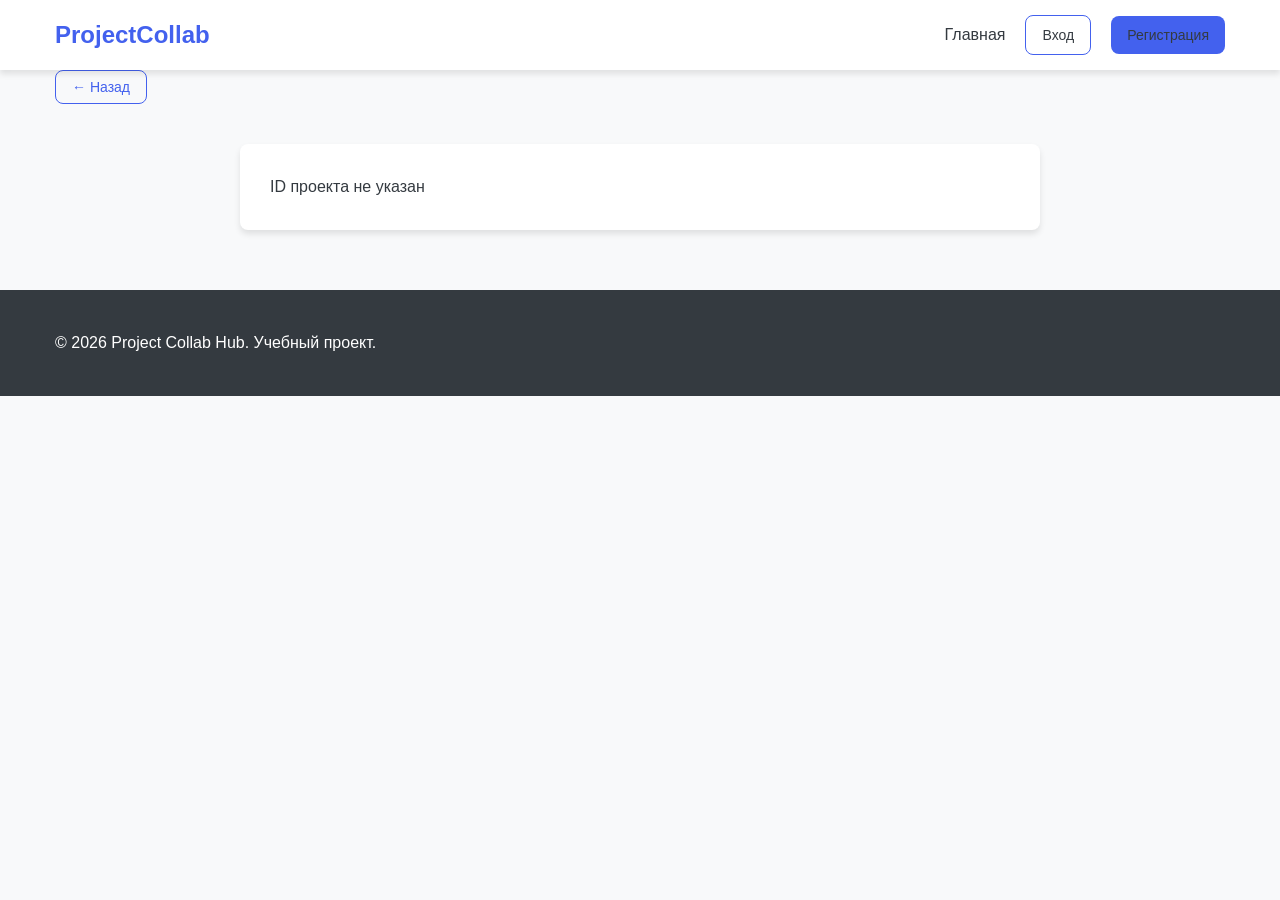
<file: project.html>
<!DOCTYPE html>
<html lang="ru">
<head>
    <meta charset="UTF-8">
    <meta name="viewport" content="width=device-width, initial-scale=1.0">
    <meta http-equiv="Content-Security-Policy" content="upgrade-insecure-requests">
    <title>Проект - Project Collab Hub</title>
    <link rel="stylesheet" href="css/style.css">
    <style>
        .project-detail {
            max-width: 800px;
            margin: 40px auto;
            padding: 30px;
            background: white;
            border-radius: var(--border-radius);
            box-shadow: var(--shadow);
        }

        .project-header {
            display: flex;
            justify-content: space-between;
            align-items: center;
            margin-bottom: 20px;
            padding-bottom: 20px;
            border-bottom: 1px solid #eee;
        }

        .project-meta {
            display: grid;
            grid-template-columns: repeat(3, 1fr);
            gap: 20px;
            margin: 30px 0;
            padding: 20px;
            background: var(--light);
            border-radius: var(--border-radius);
        }

        .project-meta-item {
            text-align: center;
        }

        .project-meta-item .label {
            font-size: 14px;
            color: var(--secondary);
            margin-bottom: 5px;
        }

        .project-meta-item .value {
            font-size: 20px;
            font-weight: bold;
            color: var(--primary);
        }

        .bids-section {
            margin-top: 40px;
            padding: 20px;
            background: white;
            border-radius: var(--border-radius);
            box-shadow: var(--shadow);
        }

        .bids-section h3 {
            margin-bottom: 20px;
            padding-bottom: 10px;
            border-bottom: 2px solid var(--primary);
        }

        .bid-card {
            border: 1px solid #eee;
            border-radius: var(--border-radius);
            padding: 15px;
            margin-bottom: 15px;
            transition: all 0.3s;
        }

        .bid-card:hover {
            box-shadow: var(--shadow);
        }

        .bid-header {
            display: flex;
            justify-content: space-between;
            align-items: center;
            margin-bottom: 10px;
        }

        .bid-developer {
            font-size: 18px;
            font-weight: bold;
            color: var(--primary);
        }

        .bid-status {
            padding: 3px 10px;
            border-radius: 20px;
            font-size: 12px;
            font-weight: bold;
        }

        .status-pending {
            background: #fff3cd;
            color: #856404;
        }

        .status-accepted {
            background: #d4edda;
            color: #155724;
        }

        .status-rejected {
            background: #f8d7da;
            color: #721c24;
        }

        .bid-actions {
            display: flex;
            gap: 10px;
            margin-top: 15px;
        }

        .btn-success {
            background: var(--success);
            color: white;
        }

        .btn-success:hover {
            background: #218838;
        }

        .btn-danger {
            background: var(--danger);
            color: white;
        }

        .btn-danger:hover {
            background: #c82333;
        }

        .loading {
            text-align: center;
            padding: 40px;
            color: var(--secondary);
        }

        .empty-state {
            text-align: center;
            padding: 40px;
            color: var(--secondary);
        }

        .back-button {
            margin-bottom: 20px;
        }

        .skill-tag {
            display: inline-block;
            padding: 5px 10px;
            background: var(--light);
            border-radius: 20px;
            font-size: 12px;
            margin-right: 5px;
            margin-bottom: 5px;
        }

        .status-cancelled {
            background: #e2e3e5;
            color: #383d41;
        }
    </style>
</head>
<body>
    <header class="header">
        <div class="container">
            <a href="index.html" class="logo">ProjectCollab</a>
            <nav class="nav">
                <a href="index.html">Главная</a>
                <a href="#" id="profile-link" style="display: none;">Профиль</a>
                <a href="login.html" id="login-link" class="btn btn-outline">Вход</a>
                <a href="login.html?tab=register" id="register-link" class="btn btn-primary">Регистрация</a>
                <a href="#" id="logout-link" style="display: none;" class="btn btn-outline">Выход</a>
            </nav>
        </div>
    </header>

    <main>
        <div class="container">
            <div class="back-button">
                <button class="btn btn-outline" onclick="history.back()">← Назад</button>
            </div>
            
            <div id="project-detail" class="project-detail">
                <div class="loading">Загрузка проекта...</div>
            </div>
            
            <!-- Отдельный контейнер для откликов -->
            <div id="bids-container" class="bids-section" style="display: none;">
                <h3>Отклики на проект</h3>
                <div id="bids-list"></div>
            </div>
        </div>
    </main>

    <footer class="footer">
        <div class="container">
            <p>&copy; 2026 Project Collab Hub. Учебный проект.</p>
        </div>
    </footer>

    <script src="js/api.js"></script>
    <script>
        const urlParams = new URLSearchParams(window.location.search);
        const projectId = urlParams.get('id');
        let currentUser = null;
        let currentProject = null;

        // Проверка авторизации
        function checkAuth() {
            const token = localStorage.getItem('token');
            const user = JSON.parse(localStorage.getItem('user') || '{}');
            currentUser = user;
            
            const profileLink = document.getElementById('profile-link');
            const loginLink = document.getElementById('login-link');
            const registerLink = document.getElementById('register-link');
            const logoutLink = document.getElementById('logout-link');
            
            if(token) {
                profileLink.style.display = 'inline';
                loginLink.style.display = 'none';
                registerLink.style.display = 'none';
                logoutLink.style.display = 'inline';
                
                profileLink.innerHTML = user.full_name || 'Профиль';
                profileLink.href = 'profile.html';
            } else {
                profileLink.style.display = 'none';
                loginLink.style.display = 'inline';
                registerLink.style.display = 'inline';
                logoutLink.style.display = 'none';
            }
        }

        // Выход
        document.getElementById('logout-link').addEventListener('click', (e) => {
            e.preventDefault();
            localStorage.removeItem('token');
            localStorage.removeItem('user');
            window.location.href = 'index.html';
        });

        // Загрузка проекта
        async function loadProject() {
            const container = document.getElementById('project-detail');
            
            if(!projectId) {
                container.innerHTML = '<div class="error">ID проекта не указан</div>';
                return;
            }
            
            try {
                const projectResult = await api.getProject(projectId);
                
                if(projectResult.status === 'success' && projectResult.data) {
                    currentProject = projectResult.data;
                    
                    // Показываем проект
                    container.innerHTML = `
                        <div class="project-header">
                            <h1>${currentProject.title}</h1>
                        </div>

                        <div class="project-meta">
                            <div class="project-meta-item">
                                <div class="label">Бюджет</div>
                                <div class="value">${currentProject.budget ? currentProject.budget + ' ₽' : 'Не указан'}</div>
                            </div>
                            <div class="project-meta-item">
                                <div class="label">Заказчик</div>
                                <div class="value">${currentProject.client_name}</div>
                            </div>
                            <div class="project-meta-item">
                                <div class="label">Дата</div>
                                <div class="value">${new Date(currentProject.created_at).toLocaleDateString()}</div>
                            </div>
                        </div>

                        <div class="project-description">
                            <h3>Описание</h3>
                            <p>${currentProject.description.replace(/\n/g, '<br>')}</p>
                        </div>

                        ${currentProject.skills ? `
                            <div class="project-skills">
                                <h3>Навыки</h3>
                                ${currentProject.skills.split(',').map(skill => 
                                    `<span class="skill-tag">${skill}</span>`
                                ).join('')}
                            </div>
                        ` : ''}
                    `;
                    
                    // Если пользователь - владелец проекта, загружаем отклики
                    if(currentUser && currentProject.client_id == currentUser.id) {
                        loadBids();
                    }
                    
                } else {
                    container.innerHTML = '<div class="error">Проект не найден</div>';
                }
            } catch(error) {
                console.error('Error loading project:', error);
                container.innerHTML = '<div class="error">Ошибка загрузки проекта</div>';
            }
        }

        // Загрузка откликов на проект
        async function loadBids() {
            const bidsContainer = document.getElementById('bids-container');
            const bidsList = document.getElementById('bids-list');
            
            bidsContainer.style.display = 'block';
            bidsList.innerHTML = '<div class="loading">Загрузка откликов...</div>';
            
            try {
                const bidsResult = await api.getProjectBids(projectId);
                console.log('Отклики с сервера:', bidsResult);
                
                if(bidsResult.status === 'success' && bidsResult.data) {
                    let bids = bidsResult.data;
                    
                    if(bids.length > 0) {
                        let html = bids.map(bid => {
                            let statusClass = 'status-pending';
                            let statusText = 'Ожидает';
                            let showActions = true;
                            
                            // Если проект удален
                            if(bid.project_deleted == 1) {
                                statusClass = 'status-cancelled';
                                statusText = 'Проект отменен';
                                showActions = false;
                            }
                            // Если отклик принят
                            else if(bid.status_name === 'accepted' || bid.status_id == 2) {
                                statusClass = 'status-accepted';
                                statusText = 'Принят';
                                showActions = false;
                            }
                            // Если отклик отклонен
                            else if(bid.status_name === 'rejected' || bid.status_id == 3) {
                                statusClass = 'status-rejected';
                                statusText = 'Отклонен';
                                showActions = false;
                            }
                            
                            return `
                                <div class="bid-card" id="bid-${bid.id}">
                                    <div class="bid-header">
                                        <span class="bid-developer">${bid.developer_name || 'Исполнитель'}</span>
                                        <span class="bid-status ${statusClass}">${statusText}</span>
                                    </div>
                                    <p><strong>Предложение:</strong> ${bid.proposed_budget ? bid.proposed_budget + ' ₽' : 'Не указано'}</p>
                                    ${bid.cover_letter ? `<p><strong>Письмо:</strong> ${bid.cover_letter}</p>` : ''}
                                    <p><small>Отправлено: ${new Date(bid.created_at).toLocaleDateString()}</small></p>
                                    ${showActions && bid.status_name === 'pending' ? `
                                        <div class="bid-actions">
                                            <button class="btn btn-small btn-success" onclick="acceptBid(${bid.id})">✓ Принять</button>
                                            <button class="btn btn-small btn-danger" onclick="rejectBid(${bid.id})">✗ Отклонить</button>
                                        </div>
                                    ` : ''}
                                </div>
                            `;
                        }).join('');
                        
                        bidsList.innerHTML = html;
                    } else {
                        bidsList.innerHTML = '<div class="empty-state">Пока нет откликов</div>';
                    }
                } else {
                    bidsList.innerHTML = '<div class="empty-state">Ошибка загрузки откликов</div>';
                }
            } catch(error) {
                console.error('Error loading bids:', error);
                bidsList.innerHTML = '<div class="empty-state" style="color: var(--danger);">Ошибка загрузки откликов</div>';
            }
        }

        // Принять отклик
        window.acceptBid = async (bidId) => {
            if(confirm('Принять этот отклик?')) {
                const result = await api.acceptBid(bidId);
                if(result.status === 'success') {
                    alert('Отклик принят!');
                    // Перезагружаем отклики, но не всю страницу
                    loadBids();
                } else {
                    alert('Ошибка: ' + (result.message || 'Не удалось принять отклик'));
                }
            }
        };

        // Отклонить отклик
        window.rejectBid = async (bidId) => {
            if(confirm('Отклонить этот отклик?')) {
                const result = await api.rejectBid(bidId);
                if(result.status === 'success') {
                    alert('Отклик отклонен');
                    // Перезагружаем отклики
                    loadBids();
                } else {
                    alert('Ошибка: ' + (result.message || 'Не удалось отклонить отклик'));
                }
            }
        };

        // Инициализация
        checkAuth();
        loadProject();
    </script>
</body>
</html>
</file>
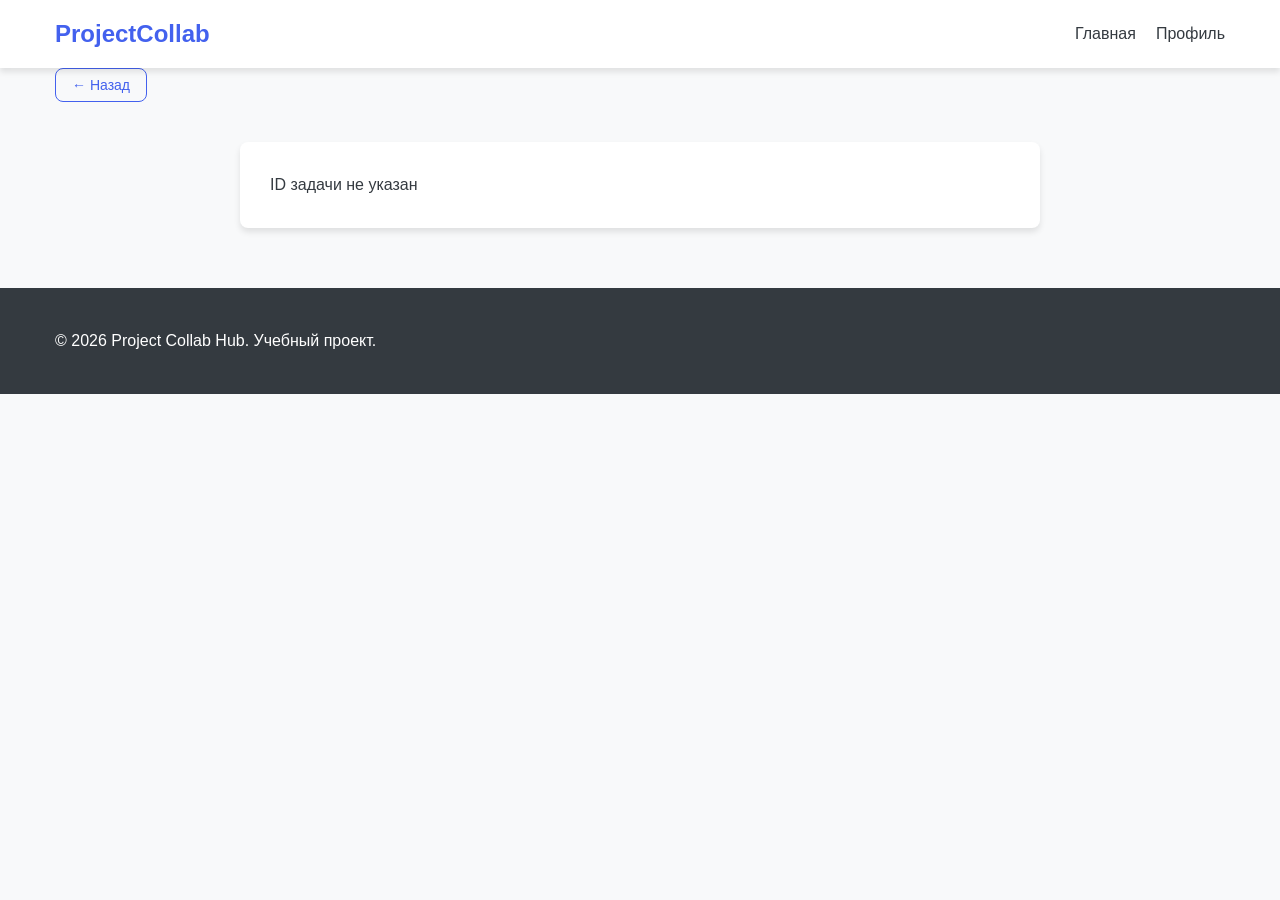
<file: task-detail.html>
<!DOCTYPE html>
<html lang="ru">
<head>
    <meta charset="UTF-8">
    <meta name="viewport" content="width=device-width, initial-scale=1.0">
    <meta http-equiv="Content-Security-Policy" content="upgrade-insecure-requests">
    <title>Задача - Project Collab Hub</title>
    <link rel="stylesheet" href="css/style.css">
    <style>
        .task-detail {
            max-width: 800px;
            margin: 40px auto;
            padding: 30px;
            background: white;
            border-radius: var(--border-radius);
            box-shadow: var(--shadow);
        }

        .task-header {
            display: flex;
            justify-content: space-between;
            align-items: center;
            margin-bottom: 20px;
            padding-bottom: 20px;
            border-bottom: 1px solid #eee;
        }

        .task-status {
            padding: 5px 10px;
            border-radius: 4px;
            font-weight: bold;
        }

        .status-todo { background: #e3f2fd; color: #1565c0; }
        .status-progress { background: #fff3e0; color: #ef6c00; }
        .status-review { background: #f3e5f5; color: #7b1fa2; }
        .status-done { background: #e8f5e9; color: #2e7d32; }

        .task-meta {
            display: grid;
            grid-template-columns: repeat(3, 1fr);
            gap: 15px;
            margin: 20px 0;
            padding: 20px;
            background: var(--light);
            border-radius: var(--border-radius);
        }

        .bids-section {
            margin-top: 30px;
        }

        .bid-card {
            border: 1px solid #eee;
            border-radius: var(--border-radius);
            padding: 15px;
            margin-bottom: 10px;
        }

        .bid-actions {
            display: flex;
            gap: 10px;
            margin-top: 10px;
        }

        .btn-danger {
            background: var(--danger);
            color: white;
        }

        .btn-danger:hover {
            background: #c82333;
        }
    </style>
</head>
<body>
    <header class="header">
        <div class="container">
            <a href="index.html" class="logo">ProjectCollab</a>
            <nav class="nav">
                <a href="index.html">Главная</a>
                <a href="profile.html" id="profile-link">Профиль</a>
            </nav>
        </div>
    </header>

    <main>
        <div class="container">
            <div class="back-button">
                <button class="btn btn-outline" onclick="history.back()">← Назад</button>
            </div>
            
            <div id="task-detail" class="task-detail">
                Загрузка задачи...
            </div>
        </div>
    </main>

    <footer class="footer">
        <div class="container">
            <p>&copy; 2026 Project Collab Hub. Учебный проект.</p>
        </div>
    </footer>

    <script src="js/api.js"></script>
    <script>
        const urlParams = new URLSearchParams(window.location.search);
        const taskId = urlParams.get('id');
        const user = JSON.parse(localStorage.getItem('user') || '{}');

        async function loadTask() {
            if(!taskId) {
                document.getElementById('task-detail').innerHTML = '<div class="error">ID задачи не указан</div>';
                return;
            }

            try {
                const result = await api.getTask(taskId);
                const bidsResult = await api.getTaskBids(taskId);
                
                if(result.status === 'success') {
                    const task = result.data;
                    const bids = bidsResult.status === 'success' ? bidsResult.data : [];
                    
                    renderTask(task, bids);
                }
            } catch(error) {
                console.error('Error loading task:', error);
            }
        }

        function renderTask(task, bids) {
            const statusClasses = {
                'todo': 'status-todo',
                'in_progress': 'status-progress',
                'review': 'status-review',
                'done': 'status-done'
            };

            const statusText = {
                'todo': 'К выполнению',
                'in_progress': 'В работе',
                'review': 'На проверке',
                'done': 'Готово'
            };

            const container = document.getElementById('task-detail');
            const isTaskAvailable = task.status === 'todo' && !task.assigned_to;
            const isTaskOwner = task.created_by === user.id;
            const isAssigned = task.assigned_to === user.id;

            container.innerHTML = `
                <div class="task-header">
                    <h1>${task.title}</h1>
                    <span class="task-status ${statusClasses[task.status] || ''}">${statusText[task.status] || task.status}</span>
                </div>

                <div class="task-meta">
                    <div><strong>Проект:</strong> ${task.project_title}</div>
                    <div><strong>Приоритет:</strong> ${task.priority === 1 ? 'Низкий' : task.priority === 2 ? 'Средний' : 'Высокий'}</div>
                    <div><strong>Исполнитель:</strong> ${task.assignee_name || 'Не назначен'}</div>
                </div>

                <div class="task-description">
                    <h3>Описание</h3>
                    <p>${task.description || 'Нет описания'}</p>
                </div>

                ${!isAssigned && isTaskAvailable && user.role_id === 2 ? `
                    <div style="margin: 20px 0;">
                        <h3>Откликнуться на задачу</h3>
                        <form id="bid-form">
                            <div class="form-group">
                                <label>Ваше предложение (бюджет)</label>
                                <input type="number" id="bid-budget" class="form-control" placeholder="Сколько хотите получить?">
                            </div>
                            <div class="form-group">
                                <label>Сопроводительное письмо</label>
                                <textarea id="bid-letter" class="form-control" rows="3" placeholder="Почему вы подходите для этой задачи?"></textarea>
                            </div>
                            <button type="submit" class="btn btn-primary">Откликнуться</button>
                        </form>
                    </div>
                ` : ''}

                ${isTaskOwner ? `
                    <div class="bids-section">
                        <h3>Отклики на задачу (${bids.length})</h3>
                        <div class="bids-list">
                            ${bids.map(bid => `
                                <div class="bid-card">
                                    <p><strong>Исполнитель:</strong> ${bid.developer_name}</p>
                                    <p><strong>Предложение:</strong> ${bid.proposed_budget || 'не указано'} ₽</p>
                                    <p>${bid.cover_letter || ''}</p>
                                    ${bid.status === 'pending' ? `
                                        <div class="bid-actions">
                                            <button class="btn btn-small btn-primary" onclick="handleBid(${bid.id}, 'accept')">Принять</button>
                                            <button class="btn btn-small btn-danger" onclick="handleBid(${bid.id}, 'reject')">Отклонить</button>
                                        </div>
                                    ` : `
                                        <p><strong>Статус:</strong> ${bid.status === 'accepted' ? '✅ Принят' : '❌ Отклонен'}</p>
                                    `}
                                </div>
                            `).join('')}
                        </div>
                    </div>
                ` : ''}

                ${isAssigned ? `
                    <div style="margin-top: 30px;">
                        <h3>Управление задачей</h3>
                        <select id="task-status-select" class="form-control" style="width: 200px;" onchange="updateTaskStatus(this.value)">
                            <option value="todo" ${task.status === 'todo' ? 'selected' : ''}>К выполнению</option>
                            <option value="in_progress" ${task.status === 'in_progress' ? 'selected' : ''}>В работе</option>
                            <option value="review" ${task.status === 'review' ? 'selected' : ''}>На проверке</option>
                            <option value="done" ${task.status === 'done' ? 'selected' : ''}>Готово</option>
                        </select>
                    </div>
                ` : ''}
            `;

            if(document.getElementById('bid-form')) {
                document.getElementById('bid-form').addEventListener('submit', async (e) => {
                    e.preventDefault();
                    
                    const bidData = {
                        proposed_budget: document.getElementById('bid-budget').value || null,
                        cover_letter: document.getElementById('bid-letter').value || ''
                    };
                    
                    const result = await api.createBid(taskId, bidData);
                    if(result.status === 'success') {
                        alert('Отклик отправлен!');
                        loadTask();
                    }
                });
            }
        }

        async function handleBid(bidId, action) {
            const result = action === 'accept' ? await api.acceptBid(bidId) : await api.rejectBid(bidId);
            if(result.status === 'success') {
                loadTask();
            }
        }

        async function updateTaskStatus(newStatus) {
            const result = await api.updateTaskStatus(taskId, newStatus);
            if(result.status === 'success') {
                loadTask();
            }
        }

        loadTask();
    </script>
</body>
</html>
</file>
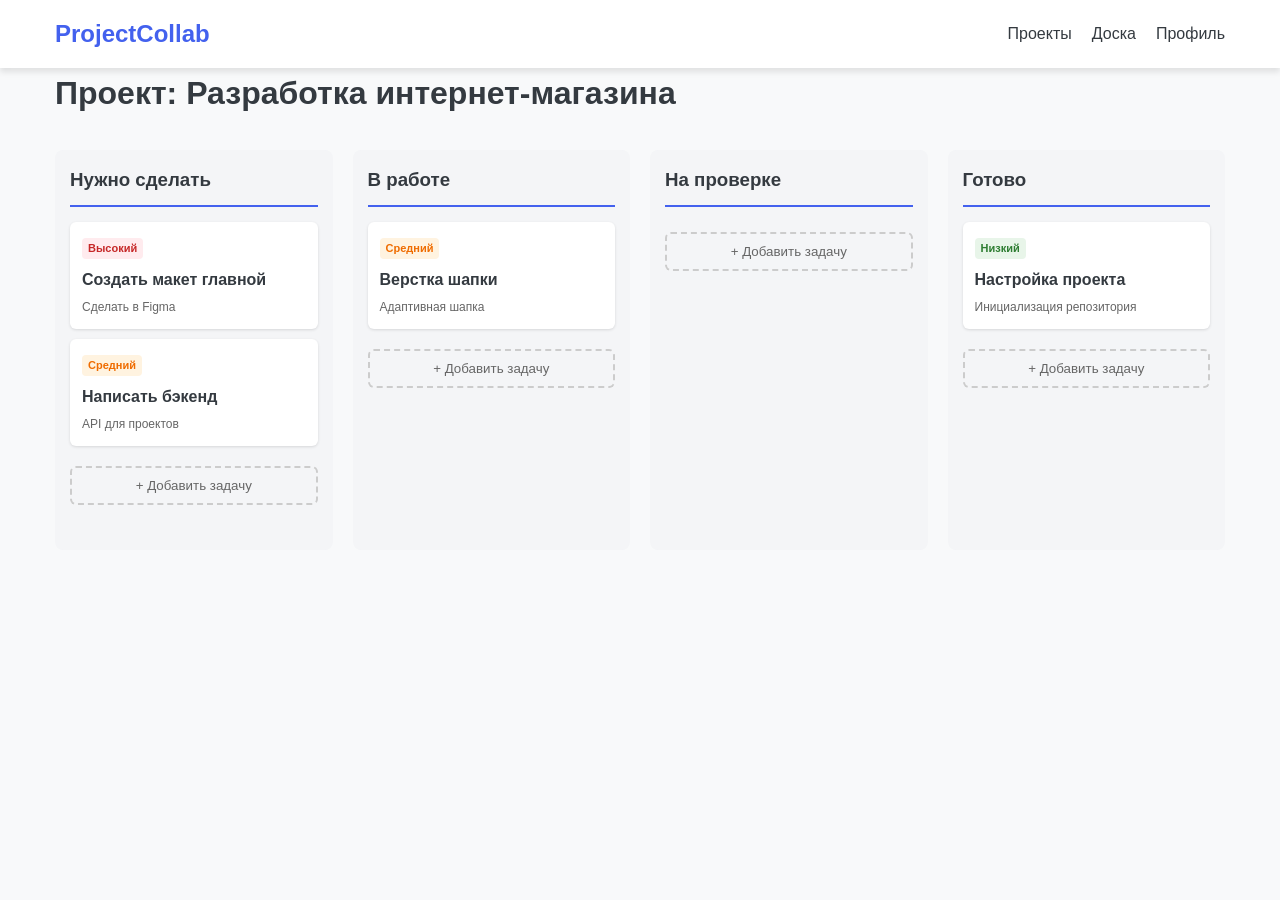
<file: project-collab-frontend/kanban.html>
<!DOCTYPE html>
<html lang="ru">
<head>
    <meta charset="UTF-8">
    <meta name="viewport" content="width=device-width, initial-scale=1.0">
    <title>Project Collab - Доска задач</title>
    <link rel="stylesheet" href="css/style.css">
    <style>
        .kanban-board {
            display: grid;
            grid-template-columns: repeat(4, 1fr);
            gap: 20px;
            margin: 30px 0;
        }
        
        .kanban-column {
            background: #f4f5f7;
            border-radius: 8px;
            padding: 15px;
            min-height: 400px;
        }
        
        .kanban-column h3 {
            margin-bottom: 15px;
            padding-bottom: 10px;
            border-bottom: 2px solid var(--primary);
        }
        
        .task-card {
            background: white;
            border-radius: 6px;
            padding: 12px;
            margin-bottom: 10px;
            box-shadow: 0 1px 3px rgba(0,0,0,0.12);
            cursor: grab;
            transition: box-shadow 0.3s;
        }
        
        .task-card:active {
            cursor: grabbing;
            box-shadow: 0 4px 8px rgba(0,0,0,0.2);
        }
        
        .task-card.dragging {
            opacity: 0.5;
        }
        
        .task-priority {
            display: inline-block;
            padding: 2px 6px;
            border-radius: 4px;
            font-size: 11px;
            font-weight: bold;
            margin-bottom: 8px;
        }
        
        .priority-high { background: #ffebee; color: #c62828; }
        .priority-medium { background: #fff3e0; color: #ef6c00; }
        .priority-low { background: #e8f5e9; color: #2e7d32; }
        
        .add-task-btn {
            width: 100%;
            padding: 10px;
            background: transparent;
            border: 2px dashed #ccc;
            border-radius: 6px;
            color: #666;
            cursor: pointer;
            margin-top: 10px;
        }
        
        .add-task-btn:hover {
            background: #e8f0fe;
            border-color: var(--primary);
        }
        
        @media (max-width: 768px) {
            .kanban-board {
                grid-template-columns: 1fr;
            }
        }
    </style>
</head>
<body>
    <header class="header">
        <div class="container">
            <a href="index.html" class="logo">ProjectCollab</a>
            <nav class="nav">
                <a href="index.html">Проекты</a>
                <a href="kanban.html">Доска</a>
                <a href="profile.html">Профиль</a>
            </nav>
        </div>
    </header>

    <main class="container">
        <h1>Проект: Разработка интернет-магазина</h1>
        
        <div class="kanban-board" id="kanban-board">
            <!-- Колонки будут созданы через JS -->
        </div>
    </main>

    <!-- Модальное окно для создания задачи -->
    <div class="modal" id="task-modal">
        <div class="modal-content">
            <button class="modal-close">&times;</button>
            <h2>Новая задача</h2>
            <form id="task-form">
                <div class="form-group">
                    <label>Название</label>
                    <input type="text" id="task-title" class="form-control" required>
                </div>
                <div class="form-group">
                    <label>Описание</label>
                    <textarea id="task-desc" class="form-control" rows="3"></textarea>
                </div>
                <div class="form-group">
                    <label>Приоритет</label>
                    <select id="task-priority" class="form-control">
                        <option value="low">Низкий</option>
                        <option value="medium" selected>Средний</option>
                        <option value="high">Высокий</option>
                    </select>
                </div>
                <button type="submit" class="btn btn-primary">Создать</button>
            </form>
        </div>
    </div>

    <script src="js/kanban.js"></script>
</body>
</html>
</file>
<file: css/style.css>
/* ========== ОБНУЛЕНИЕ ========== */
* {
    margin: 0;
    padding: 0;
    box-sizing: border-box;
}

/* ========== ПЕРЕМЕННЫЕ ========== */
:root {
    --primary: #4361ee;
    --primary-dark: #3a56d4;
    --secondary: #6c757d;
    --success: #28a745;
    --danger: #dc3545;
    --warning: #ffc107;
    --light: #f8f9fa;
    --dark: #343a40;
    --white: #ffffff;
    
    --shadow: 0 4px 6px rgba(0, 0, 0, 0.1);
    --border-radius: 8px;
}

/* ========== БАЗОВЫЕ СТИЛИ ========== */
body {
    font-family: -apple-system, BlinkMacSystemFont, 'Segoe UI', Roboto, Oxygen, Ubuntu, sans-serif;
    line-height: 1.6;
    color: var(--dark);
    background-color: var(--light);
}

.container {
    width: 100%;
    max-width: 1200px;
    margin: 0 auto;
    padding: 0 15px;
}

/* ========== ШАПКА ========== */
.header {
    background-color: var(--white);
    box-shadow: var(--shadow);
    position: sticky;
    top: 0;
    z-index: 100;
}

.header .container {
    display: flex;
    justify-content: space-between;
    align-items: center;
    padding: 15px;
}

.logo {
    font-size: 24px;
    font-weight: bold;
    color: var(--primary);
    text-decoration: none;
}

.nav {
    display: flex;
    gap: 20px;
    align-items: center;
}

.nav a {
    text-decoration: none;
    color: var(--dark);
}

.nav a:hover {
    color: var(--primary);
}

.btn {
    padding: 8px 16px;
    border: none;
    border-radius: var(--border-radius);
    cursor: pointer;
    font-size: 14px;
    transition: all 0.3s;
}

.btn-primary {
    background-color: var(--primary);
    color: var(--white);
}

.btn-primary:hover {
    background-color: var(--primary-dark);
}

.btn-outline {
    background-color: transparent;
    border: 1px solid var(--primary);
    color: var(--primary);
}

.btn-outline:hover {
    background-color: var(--primary);
    color: var(--white);
}

.hero {
    background: linear-gradient(135deg, var(--primary) 0%, var(--primary-dark) 100%);
    color: white;
    padding: 80px 0;
    margin-bottom: 40px;
    text-align: center;
}

.hero h1 {
    font-size: 48px;
    margin-bottom: 20px;
    max-width: 800px;
    margin-left: auto;
    margin-right: auto;
}

.hero p {
    font-size: 20px;
    margin-bottom: 30px;
    opacity: 0.9;
    max-width: 600px;
    margin-left: auto;
    margin-right: auto;
}

.hero .btn {
    font-size: 18px;
    padding: 15px 40px;
    background: white;
    color: var(--primary);
    border: none;
}

.hero .btn:hover {
    background: rgba(255, 255, 255, 0.9);
    transform: translateY(-2px);
}

/* ========== ФУТЕР ========== */
.footer {
    background-color: var(--dark);
    color: var(--white);
    padding: 40px 0;
    margin-top: 60px;
}

/* ========== АДАПТИВНОСТЬ (MOBILE-FIRST) ========== */
@media (max-width: 768px) {
    .header .container {
        flex-direction: column;
        gap: 10px;
    }
    
    .nav {
        flex-wrap: wrap;
        justify-content: center;
    }

    .hero {
        padding: 60px 0;
    }
    
    .hero h1 {
        font-size: 32px;
    }
    
    .hero p {
        font-size: 18px;
    }
}

/* ========== КАРТОЧКИ ПРОЕКТОВ ========== */
.projects-grid {
    display: grid;
    grid-template-columns: repeat(auto-fill, minmax(300px, 1fr));
    gap: 20px;
    margin: 30px 0;
}

.project-card {
    background: var(--white);
    border-radius: var(--border-radius);
    padding: 20px;
    box-shadow: var(--shadow);
    transition: transform 0.3s;
}

.project-card:hover {
    transform: translateY(-5px);
}

.project-title {
    font-size: 18px;
    font-weight: bold;
    margin-bottom: 10px;
}

.project-skills {
    display: flex;
    flex-wrap: wrap;
    gap: 8px;
    margin: 15px 0;
}

.skill-tag {
    background-color: var(--light);
    padding: 4px 8px;
    border-radius: 4px;
    font-size: 12px;
    color: var(--secondary);
}

/* ========== ФОРМЫ ========== */
.form-group {
    margin-bottom: 20px;
}

.form-group label {
    display: block;
    margin-bottom: 5px;
    font-weight: 500;
}

.form-control {
    width: 100%;
    padding: 10px;
    border: 1px solid #ddd;
    border-radius: var(--border-radius);
    font-size: 16px;
}

.form-control:focus {
    outline: none;
    border-color: var(--primary);
    box-shadow: 0 0 0 2px rgba(67, 97, 238, 0.2);
}

/* ========== МОДАЛЬНОЕ ОКНО ========== */
.modal {
    display: none;
    position: fixed;
    top: 0;
    left: 0;
    width: 100%;
    height: 100%;
    background-color: rgba(0, 0, 0, 0.5);
    z-index: 1000;
}

.modal.active {
    display: flex;
    justify-content: center;
    align-items: center;
}

.modal-content {
    background-color: var(--white);
    padding: 30px;
    border-radius: var(--border-radius);
    max-width: 500px;
    width: 90%;
    position: relative;
}

.modal-close {
    position: absolute;
    top: 15px;
    right: 15px;
    font-size: 24px;
    cursor: pointer;
    background: none;
    border: none;
}
</file>
<file: project-collab-frontend/css/style.css>
/* ========== ОБНУЛЕНИЕ ========== */
* {
    margin: 0;
    padding: 0;
    box-sizing: border-box;
}

/* ========== ПЕРЕМЕННЫЕ ========== */
:root {
    --primary: #4361ee;
    --primary-dark: #3a56d4;
    --secondary: #6c757d;
    --success: #28a745;
    --danger: #dc3545;
    --warning: #ffc107;
    --light: #f8f9fa;
    --dark: #343a40;
    --white: #ffffff;
    
    --shadow: 0 4px 6px rgba(0, 0, 0, 0.1);
    --border-radius: 8px;
}

/* ========== БАЗОВЫЕ СТИЛИ ========== */
body {
    font-family: -apple-system, BlinkMacSystemFont, 'Segoe UI', Roboto, Oxygen, Ubuntu, sans-serif;
    line-height: 1.6;
    color: var(--dark);
    background-color: var(--light);
}

.container {
    width: 100%;
    max-width: 1200px;
    margin: 0 auto;
    padding: 0 15px;
}

/* ========== ШАПКА ========== */
.header {
    background-color: var(--white);
    box-shadow: var(--shadow);
    position: sticky;
    top: 0;
    z-index: 100;
}

.header .container {
    display: flex;
    justify-content: space-between;
    align-items: center;
    padding: 15px;
}

.logo {
    font-size: 24px;
    font-weight: bold;
    color: var(--primary);
    text-decoration: none;
}

.nav {
    display: flex;
    gap: 20px;
    align-items: center;
}

.nav a {
    text-decoration: none;
    color: var(--dark);
}

.nav a:hover {
    color: var(--primary);
}

.btn {
    padding: 8px 16px;
    border: none;
    border-radius: var(--border-radius);
    cursor: pointer;
    font-size: 14px;
    transition: all 0.3s;
}

.btn-primary {
    background-color: var(--primary);
    color: var(--white);
}

.btn-primary:hover {
    background-color: var(--primary-dark);
}

.btn-outline {
    background-color: transparent;
    border: 1px solid var(--primary);
    color: var(--primary);
}

.btn-outline:hover {
    background-color: var(--primary);
    color: var(--white);
}

/* ========== ФУТЕР ========== */
.footer {
    background-color: var(--dark);
    color: var(--white);
    padding: 40px 0;
    margin-top: 60px;
}

/* ========== АДАПТИВНОСТЬ (MOBILE-FIRST) ========== */
@media (max-width: 768px) {
    .header .container {
        flex-direction: column;
        gap: 10px;
    }
    
    .nav {
        flex-wrap: wrap;
        justify-content: center;
    }
}

/* ========== КАРТОЧКИ ПРОЕКТОВ ========== */
.projects-grid {
    display: grid;
    grid-template-columns: repeat(auto-fill, minmax(300px, 1fr));
    gap: 20px;
    margin: 30px 0;
}

.project-card {
    background: var(--white);
    border-radius: var(--border-radius);
    padding: 20px;
    box-shadow: var(--shadow);
    transition: transform 0.3s;
}

.project-card:hover {
    transform: translateY(-5px);
}

.project-title {
    font-size: 18px;
    font-weight: bold;
    margin-bottom: 10px;
}

.project-skills {
    display: flex;
    flex-wrap: wrap;
    gap: 8px;
    margin: 15px 0;
}

.skill-tag {
    background-color: var(--light);
    padding: 4px 8px;
    border-radius: 4px;
    font-size: 12px;
    color: var(--secondary);
}

/* ========== ФОРМЫ ========== */
.form-group {
    margin-bottom: 20px;
}

.form-group label {
    display: block;
    margin-bottom: 5px;
    font-weight: 500;
}

.form-control {
    width: 100%;
    padding: 10px;
    border: 1px solid #ddd;
    border-radius: var(--border-radius);
    font-size: 16px;
}

.form-control:focus {
    outline: none;
    border-color: var(--primary);
    box-shadow: 0 0 0 2px rgba(67, 97, 238, 0.2);
}

/* ========== МОДАЛЬНОЕ ОКНО ========== */
.modal {
    display: none;
    position: fixed;
    top: 0;
    left: 0;
    width: 100%;
    height: 100%;
    background-color: rgba(0, 0, 0, 0.5);
    z-index: 1000;
}

.modal.active {
    display: flex;
    justify-content: center;
    align-items: center;
}

.modal-content {
    background-color: var(--white);
    padding: 30px;
    border-radius: var(--border-radius);
    max-width: 500px;
    width: 90%;
    position: relative;
}

.modal-close {
    position: absolute;
    top: 15px;
    right: 15px;
    font-size: 24px;
    cursor: pointer;
    background: none;
    border: none;
}
</file>
